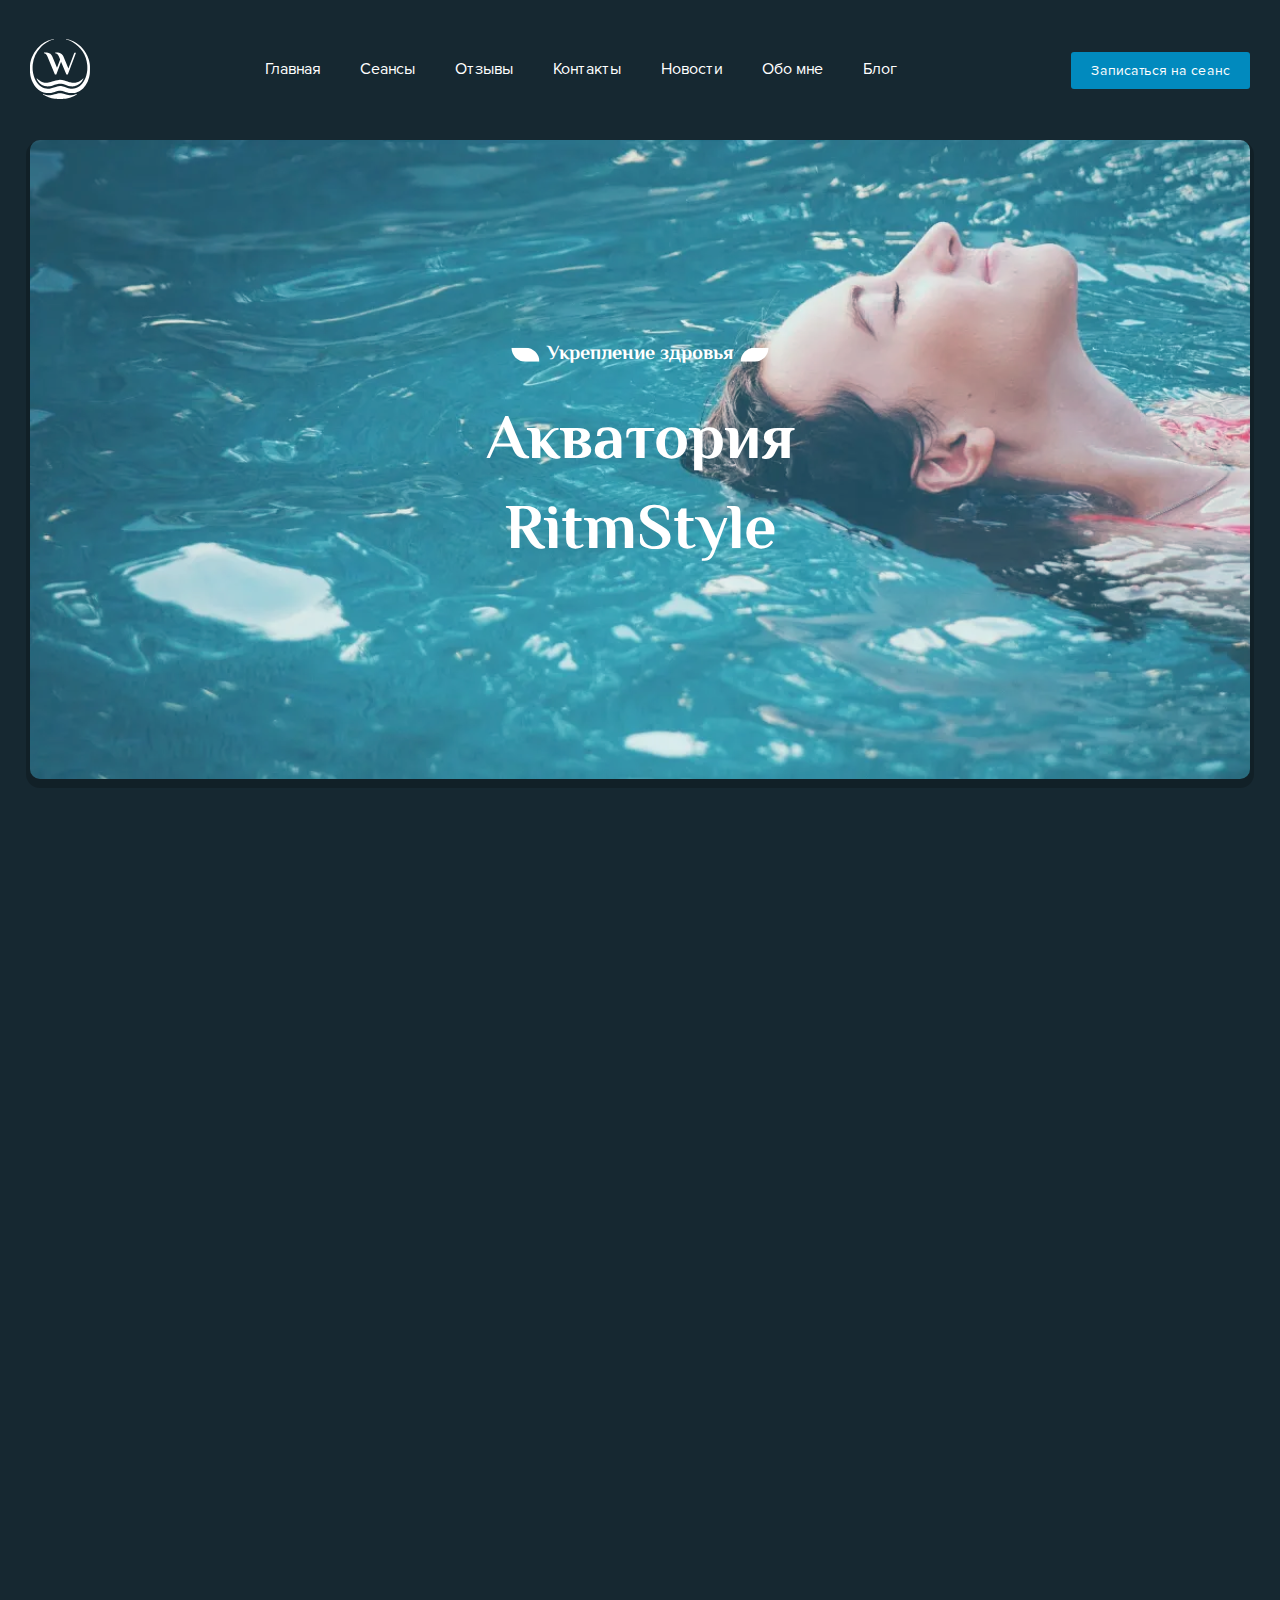
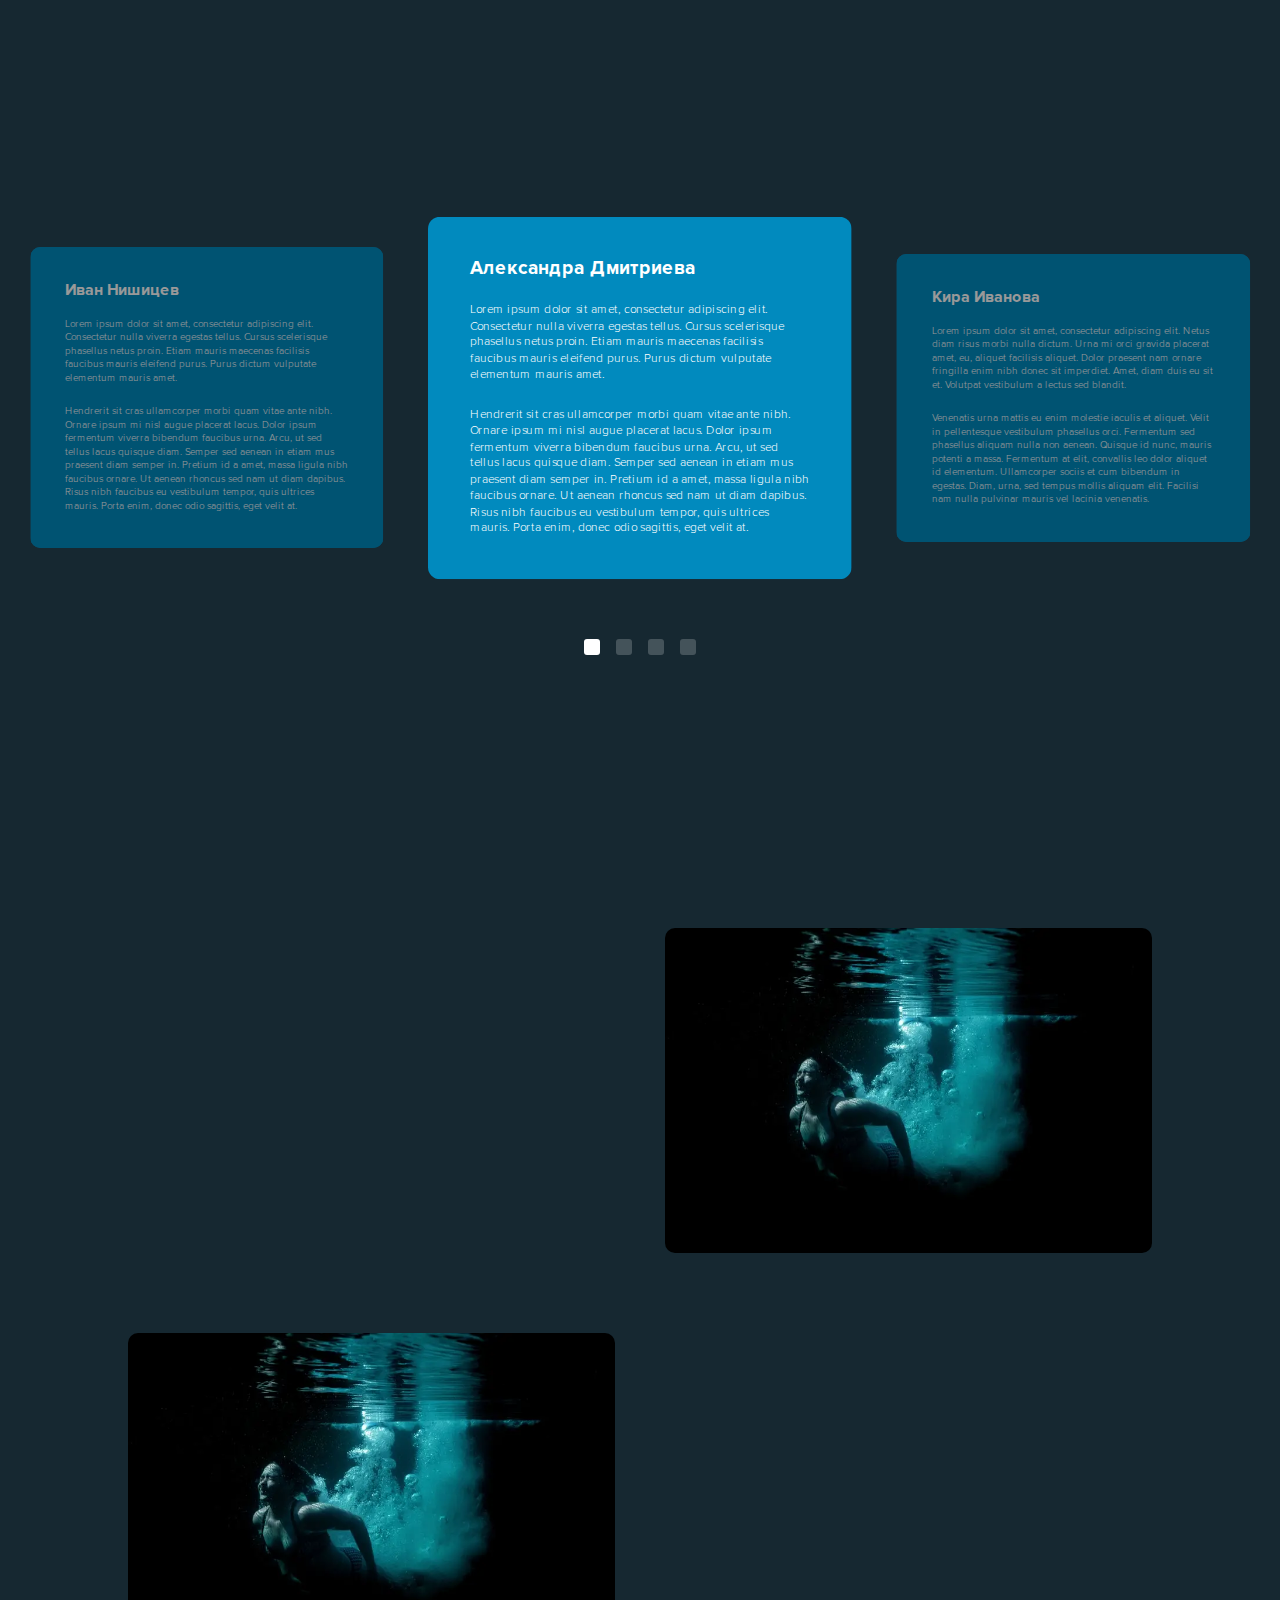
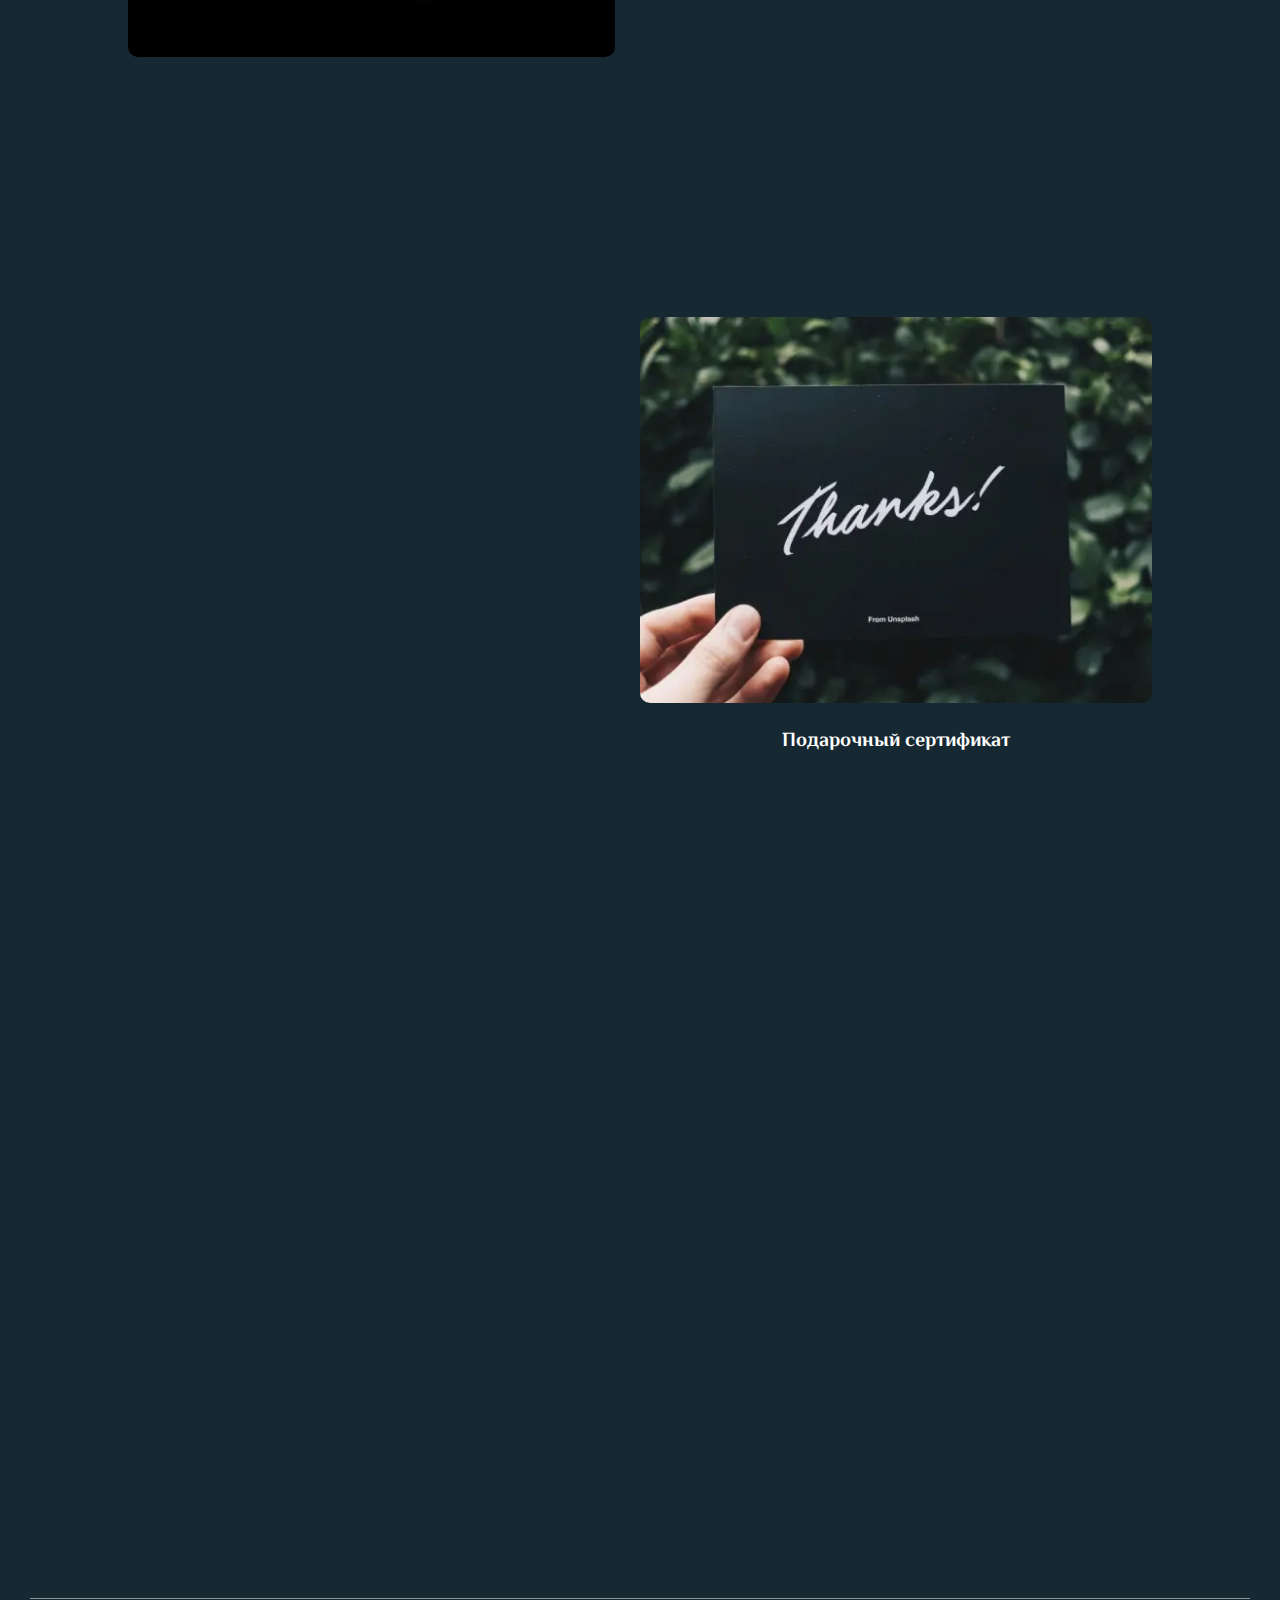
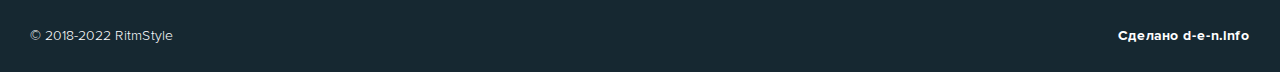
<file: index.html>
<!DOCTYPE html>
<html page="home" lang="en">
<head>
    <meta charset="UTF-8">
    <meta http-equiv="X-UA-Compatible" content="IE=edge">
    <meta name="viewport" content="width=device-width, initial-scale=1.0">
    <link href="https://fonts.googleapis.com/css?family=El+Messiri:regular,500,600,700&_v=20230417121438" rel="stylesheet" />
    <link rel="stylesheet" href="css/style.min.css?_v=20230417121438">
    <link rel="stylesheet" href="css/home/home.min.css?_v=20230417121438">
    <link rel="icon" type="image/png" href="images/site-logo-icon.png">
    <title>Акватерапия</title>
</head>
<body>
    <div class="wrapper">
        <header id="main">
    <menu class="menu">
        <div class="menu__inner container">
                <a href="index.html">
                    <svg class="logo">
                        <use xlink:href="images/svg/site-logo.svg#logo"></use>
                    </svg>
                </a>
            <nav class="menu__inner__nav">
                <a data-goto="#main" class="menu__inner__nav__item text">Главная</a>
                <a data-goto="#services" class="menu__inner__nav__item text">Сеансы</a>
                <a data-goto="#reviews" class="menu__inner__nav__item text">Отзывы</a>
                <a data-goto="#contacts" class="menu__inner__nav__item text">Контакты</a>
                <a href="news.html" class="menu__inner__nav__item text">Новости</a>
                <a data-goto="#about" class="menu__inner__nav__item text">Обо мне</a>
                <a href="blog.html" class="menu__inner__nav__item text">Блог</a>
            </nav>
            <button class="new-menu-button">
                <span class="new-menu-button__line"></span>
                <span class="new-menu-button__line"></span>
                <span class="new-menu-button__line"></span>
            </button>
            <button data-hystmodal="#myModal" class="button pulse">Записаться на сеанс</button>
        </div>
    </menu>

    <div class="first-screen container">
        <div class="first-screen__inner">
            <div data-scroll-anim class="first-screen__inner__text-block">
                <div class="title-block__inner scrollAnim scrollAnimLeft">
                    <svg class="rectangle">
                        <use xlink:href="images/svg/Rectangle.svg#rectangle"></use>
                    </svg>
                    <h1 class="subtitle">Укрепление здровья</h1>
                    <svg class="rectangle">
                        <use xlink:href="images/svg/Rectangle.svg#rectangle"></use>
                    </svg>
                </div>
                <h1 class="first-screen__inner__text-block__title scrollAnim scrollAnimLeft scrollAnimDelay">Акватория RitmStyle</h1>
            </div>
        </div>
    </div>
</header>

<aside class="main-shadow">
    <menu class="new-menu">
        <div class="new-menu__header">
            <button class="new-menu-button open">
                <span class="new-menu-button__line"></span>
                <span class="new-menu-button__line"></span>
                <span class="new-menu-button__line"></span>
            </button>
            <button data-hystmodal="#myModal" class="button pulse">Записаться на сеанс</button>
        </div>

        <ul class="new-menu__navbar">
            <li class="new-menu__navbar__item pulse" data-goto="#main">
                Главная
            </li>
            <li class="new-menu__navbar__item pulse" data-goto="#services">
                Сеансы
            </li>
            <li class="new-menu__navbar__item pulse" data-goto="#reviews">
                Отзывы
            </li>
            <li class="new-menu__navbar__item pulse" data-goto="#contacts">
                Контакты
            </li>
            <a href="news.html" class="new-menu__navbar__item pulse">
                 Новости 
            </a>
            <li class="new-menu__navbar__item pulse" data-goto="#about">
                Обо мне
            </li>
            <a href="blog.html" class="new-menu__navbar__item pulse">
                Блог
            </a>
        </ul>
    </menu>
</aside>
        <section id="services" class="container services">
   <div class="title-block">
            <div data-scroll-anim class="title-block__inner scrollAnim scrollAnimLeft">
                    <svg class="rectangle">
                        <use xlink:href="images/svg/Rectangle.svg#rectangle"></use>
                    </svg>
                    <h1 class="title">Сеансы RitmStyle</h1>
                    <svg class="rectangle">
                        <use xlink:href="images/svg/Rectangle.svg#rectangle"></use>
                    </svg>
            </div>
   </div>

   <div data-scroll-anim class="services__options scrollAnimLadder">
        <div class="services__options__item pulse scrollAnim scrollAnimLeft">
            <p class="subtitle">Стандартный RitmStyle</p>
        </div>
        <div class="services__options__item pulse scrollAnim scrollAnimLeft">
            <p class="subtitle">RitmStyle для пар</p>
        </div>
        <div class="services__options__item pulse scrollAnim scrollAnimLeft">
            <p class="subtitle">RitmStyle для беременных</p>
        </div>
        <div class="services__options__item pulse scrollAnim scrollAnimLeft">
            <p class="subtitle">RitmStyle с полным погружением под воду</p>
        </div>
        <div class="services__options__item pulse scrollAnim scrollAnimLeft">
            <p class="subtitle">RitmStyle + красочная подводная фотосессия</p>
        </div>
   </div>
</section>
        <section id="reviews" class="reviews">
    <div class="title-block container">
        <div data-scroll-anim class="title-block__inner scrollAnim scrollAnimLeft">
            <svg class="rectangle">
                <use xlink:href="images/svg/Rectangle.svg#rectangle"></use>
            </svg>
            <h1 class="title">Отзывы</h1>
            <svg class="rectangle">
                <use xlink:href="images/svg/Rectangle.svg#rectangle"></use>
            </svg>
        </div>
   </div>

   <div class="swiper-container slider">
            <div class="swiper-wrapper">
                <div class="swiper-slide">
                    <div class="swiper-slide__inner">
                        <h1 class="subtitle-proxima">Александра Дмитриева</h1>
                        <p class="text">
                            Lorem ipsum dolor sit amet, consectetur adipiscing elit. Consectetur nulla viverra egestas tellus.
                            Cursus scelerisque phasellus netus proin. Etiam mauris maecenas facilisis faucibus mauris eleifend purus. Purus
                            dictum vulputate elementum mauris amet.
                        </p>
                        <p class="text">
                            Hendrerit sit cras ullamcorper morbi quam vitae ante nibh. Ornare ipsum mi nisl augue placerat lacus.
                            Dolor ipsum fermentum viverra bibendum faucibus urna. Arcu, ut sed tellus lacus quisque diam. Semper sed aenean in
                            etiam mus praesent diam semper in. Pretium id a amet, massa ligula nibh faucibus ornare. Ut aenean rhoncus sed nam
                            ut diam dapibus. Risus nibh faucibus eu vestibulum tempor, quis ultrices mauris. Porta enim, donec odio sagittis,
                            eget velit at.
                        </p>
                    </div>
                </div>
                <div class="swiper-slide">
                    <div class="swiper-slide__inner">
                        <h1 class="subtitle-proxima">Кира Иванова</h1>
                        <p class="text">
                            Lorem ipsum dolor sit amet, consectetur adipiscing elit. Netus diam risus morbi nulla dictum. Urna mi
                            orci gravida placerat amet, eu, aliquet facilisis aliquet. Dolor praesent nam ornare fringilla enim nibh donec sit
                            imperdiet. Amet, diam duis eu sit et. Volutpat vestibulum a lectus sed blandit.
                        </p>
                        <p class="text">
                            Venenatis urna mattis eu enim molestie iaculis et aliquet. Velit in pellentesque vestibulum phasellus
                            orci. Fermentum sed phasellus aliquam nulla non aenean. Quisque id nunc, mauris potenti a massa. Fermentum at elit,
                            convallis leo dolor aliquet id elementum. Ullamcorper sociis et cum bibendum in egestas. Diam, urna, sed tempus
                            mollis aliquam elit. Facilisi nam nulla pulvinar mauris vel lacinia venenatis.
                        </p>
                    </div>
                </div>
                <div class="swiper-slide">
                    <div class="swiper-slide__inner">
                        <h1 class="subtitle-proxima">Яна Жернова</h1>
                        <p class="text">
                            Lorem ipsum dolor sit amet, consectetur adipiscing elit. Lacinia eget mattis orci aliquam enim tincidunt
                            gravida aliquet ut. Ipsum vulputate morbi felis, lobortis tincidunt. Pretium dictum odio feugiat auctor diam sit
                            viverra gravida. Lobortis arcu rhoncus, mi mi vitae feugiat amet, vitae ac. Cursus diam turpis iaculis nisi sit. Vel
                            blandit et sit elit vestibulum feugiat proin tempor, justo. Diam commodo, pellentesque at porttitor tristique
                            faucibus faucibus morbi. Bibendum pretium lacus, tempus viverra vitae odio nunc eget.
                        </p>
                        <p class="text">
                            Tortor fermentum orci neque sed. Mauris faucibus diam lorem erat ullamcorper donec egestas neque.
                            Maecenas malesuada mauris magnis sed id. Luctus vitae justo, in consectetur arcu. Nulla feugiat at eu in aliquet.
                            Diam nunc, libero mauris tellus suspendisse morbi sagittis semper.
                        </p>
                    </div>
                </div>
                <div class="swiper-slide">
                    <div class="swiper-slide__inner">
                        <h1 class="subtitle-proxima">Иван Нишицев</h1>
                        <p class="text">
                            Lorem ipsum dolor sit amet, consectetur adipiscing elit. Consectetur nulla viverra egestas tellus.
                            Cursus scelerisque phasellus netus proin. Etiam mauris maecenas facilisis faucibus mauris eleifend purus. Purus
                            dictum vulputate elementum mauris amet.
                        </p>
                        <p class="text">
                            Hendrerit sit cras ullamcorper morbi quam vitae ante nibh. Ornare ipsum mi nisl augue placerat lacus.
                            Dolor ipsum fermentum viverra bibendum faucibus urna. Arcu, ut sed tellus lacus quisque diam. Semper sed aenean in
                            etiam mus praesent diam semper in. Pretium id a amet, massa ligula nibh faucibus ornare. Ut aenean rhoncus sed nam
                            ut diam dapibus. Risus nibh faucibus eu vestibulum tempor, quis ultrices mauris. Porta enim, donec odio sagittis,
                            eget velit at.
                        </p>
                    </div>
                </div>
            </div>
        <div class="swiper-pagination">

        </div>
   </div>
</section>
        <div class="container">
            <section id="about" class="about-RitmStyle">
    <div class="title-block container">
        <div data-scroll-anim class="title-block__inner scrollAnim scrollAnimLeft">
            <svg class="rectangle">
                <use xlink:href="images/svg/Rectangle.svg#rectangle"></use>
            </svg>
            <h1 class="title">Об RitmStyle</h1>
            <svg class="rectangle">
                <use xlink:href="images/svg/Rectangle.svg#rectangle"></use>
            </svg>
        </div>
   </div>

    <div class="about-grid">
        <div class="about-grid__item">
            <div data-scroll-anim class="about-grid__item__inner scrollAnim scrollAnimLeft">
                <h1 class="subtitle">RitmStyle массаж</h1>
                <p class="text">
                    Lorem ipsum dolor sit amet, consectetur adipiscing elit. Donec in purus, sed tellus eget mattis nibh
                    quam. Eu ornare nunc, id est. Erat consectetur etiam a sit diam in imperdiet amet. Diam nisl, ipsum suscipit amet.
                    Eleifend amet habitasse proin quis adipiscing.
                    Nisl convallis mauris in consequat. Sit ac vitae posuere maecenas dictumst quam. Felis amet diam, non augue massa.
                    Egestas molestie lobortis rhoncus, elit nulla nisl. Habitant tortor at tempor.
                </p>
            </div>
        </div>
        <div class="about-grid__item">
            <picture><source srcset="images/main2.webp" type="image/webp"><img src="images/main2.jpg" alt=""></picture>
        </div>
        <div class="about-grid__item">
            <picture><source srcset="images/main2.webp" type="image/webp"><img src="images/main2.jpg" alt=""></picture>
        </div>
        <div class="about-grid__item">
            <div data-scroll-anim class="about-grid__item__inner scrollAnim scrollAnimRight">
                <h1 class="subtitle">RitmStyle гидротерапия</h1>
                <p class="text">
                    Lorem ipsum dolor sit amet, consectetur adipiscing elit. Arcu cras quis ac a non ut viverra turpis eget.
                    Hendrerit quis pulvinar massa ipsum sem. Donec posuere nulla enim non neque etiam. Eros arcu, pulvinar penatibus
                    luctus ridiculus sagittis vel nunc hac. Nisi, diam tincidunt dui viverra. Eget quis ultricies sem nunc risus
                    senectus luctus ultricies. Enim feugiat pharetra pharetra et.
                </p>
                <p class="text">
                    Pulvinar arcu at morbi posuere cursus. Fermentum est sit enim velit ornare molestie. Ipsum nisi id sed tempor
                    elementum. Mi nunc eget pellentesque ipsum. Suspendisse risus a id vel massa tincidunt. Hendrerit blandit in augue
                    vel mi quam magna egestas. Fringilla ac lacus viverra ullamcorper leo, enim vitae id aliquam. Magna sed tristique
                    tellus enim, netus tempor at elit dui. Ullamcorper hendrerit feugiat libero tellus diam egestas dui tellus odio.
                </p>
            </div>
        </div>
    </div>
</section>


<section class="price">
    <div class="title-block container">
        <div data-scroll-anim class="title-block__inner scrollAnim scrollAnimLeft">
            <svg class="rectangle">
                <use xlink:href="images/svg/Rectangle.svg#rectangle"></use>
            </svg>
            <h1 class="title">Стоимость сеансов</h1>
            <svg class="rectangle">
                <use xlink:href="images/svg/Rectangle.svg#rectangle"></use>
            </svg>
        </div>
   </div>

    <div class="price__box">
        <div class="price__box__item">
            <ul data-scroll-anim class="price__box__item__description scrollAnimLadder">
                <li class="scrollAnim scrollAnimLeft">
                    <svg class="rectangle">
                        <use xlink:href="images/svg/Rectangle.svg#rectangle"></use>
                    </svg>
                    <p class="text">RitmStyle с погружением</p>
                    <p class="text">1000р.</p>
                </li>
                <li class="scrollAnim scrollAnimLeft">
                    <svg class="rectangle">
                        <use xlink:href="images/svg/Rectangle.svg#rectangle"></use>
                    </svg>
                    <p class="text">Абонемент на RitmStyle</p>
                    <p class="text">5500р.</p>
                </li>
                <li class="scrollAnim scrollAnimLeft">
                    <svg class="rectangle">
                        <use xlink:href="images/svg/Rectangle.svg#rectangle"></use>
                    </svg>
                    <p class="text">RitmStyle для пар</p>
                    <p class="text">6000р.</p>
                </li>
                <li class="scrollAnim scrollAnimLeft">
                    <svg class="rectangle">
                        <use xlink:href="images/svg/Rectangle.svg#rectangle"></use>
                    </svg>
                    <p class="text">RitmStyle для беременных</p>
                    <p class="text">13500р.</p>
                </li>
                <li class="scrollAnim scrollAnimLeft">
                    <svg class="rectangle">
                        <use xlink:href="images/svg/Rectangle.svg#rectangle"></use>
                    </svg>
                    <p class="text">RitmStyle + фотосессия</p>
                    <p class="text">11500р.</p>
                </li>
            </ul>
        </div>

        <div class="price__box__item">
            <picture><source srcset="images/main3.webp" type="image/webp"><img src="images/main3.png" alt=""></picture>
            <p class="subtitle">Подарочный сертификат</p>
        </div>
    </div>
</section>
        </div>
        <section id="contacts" class="contacts container">
    <div data-scroll-anim class="contacts__grid">
        <div class="contacts__grid__map scrollAnim scrollAnimLeft">
            <picture><source srcset="images/maps.webp" type="image/webp"><img src="images/maps.png" alt=""></picture>
        </div>
        <div class="contacts__grid__location scrollAnim scrollAnimRight">
            <h1 class="subtitle">Бассейн WorkClass</h1>
            <ul class="contacts__grid__location__adress">
                <li class="text">
                    <span class="icon-location"></span>
                    <p>Невский 140</p>
                </li>
                <li class="text">
                    <span class="icon-Spb_metro_logo"></span>
                    <p>м. Спасская</p>
                </li>
                <li class="text">
                    <span class="icon-bi_calendar"></span>
                    <p>Запись по договорённости</p>
                </li>
            </ul>
            <button data-hystmodal="#myModal" class="button pulse">Записаться на сеанс</button>
        </div>
        <div class="contacts__grid__location scrollAnim scrollAnimRight">
            <h1 class="subtitle">Бассейн "На Гороховой"</h1>
            <ul class="contacts__grid__location__adress">
                <li class="text">
                    <span class="icon-location"></span>
                    <p>3-й проезд Иванова</p>
                </li>
                <li class="text">
                    <span class="icon-Spb_metro_logo"></span>
                    <p>м. Крестовский остров</p>
                </li>
                <li class="text">
                    <span class="icon-bi_calendar"></span>
                    <p>Запись по договорённости</p>
                </li>
            </ul>
            <button data-hystmodal="#myModal" class="button pulse">Записаться на сеанс</button>
        </div>
    </div>
</section>
        <footer class="container">
    <div class="footer__inner">
        <address class="text">© 2018-2022 RitmStyle</address>
        <address class="text">Сделано d-e-n.info</address>
    </div>
</footer>
        <div class="hystmodal" id="myModal" aria-hidden="true">
            <div class="hystmodal__wrap">
                <div class="hystmodal__window" role="dialog" aria-modal="true">
                    <form action="deploy.php" role="debloy" method="post">
                        <input class="subtitle form-item" type="text" placeholder="Login" name="Login">
                            <p class="standartVal-message"><span>Разрешены:цифры,латинские буквы.</span><span>Количество символов должно быть от 5 до 10.</span></p>

                        <input class="subtitle form-item" type="email" placeholder="Email" name="email">
                            <p class="emailVal-message">Неверная почта</p>

                        <input class="subtitle form-item" type="password" placeholder="Password" name="password">
                            <p class="standartVal-message"><span>Разрешены:цифры,латинские буквы.</span><span>Количество символов должно быть от 5 до 10.</span></p>

                        <div class="password-checkbox"><input id="checkb" type="checkbox"><label for="checkb">показать пароль</label></div>
                        <button class="wave-button">
                            <span class="wave-button__text">Отправить заявку</span>
                            <span class="wave-button__waves"></span>
                        </button>
                    </form>
                    <button data-hystclose class="hystmodal__close"></button>            
                </div>
            </div>
        </div>
    </div>
    <script src="js/swiper-bundle.min.js?_v=20230417121438"></script>
    <script src="js/hystmodal.min.js?_v=20230417121438"></script>
    <script src="js/app.min.js?_v=20230417121438"></script>
</body>
</html>
</file>
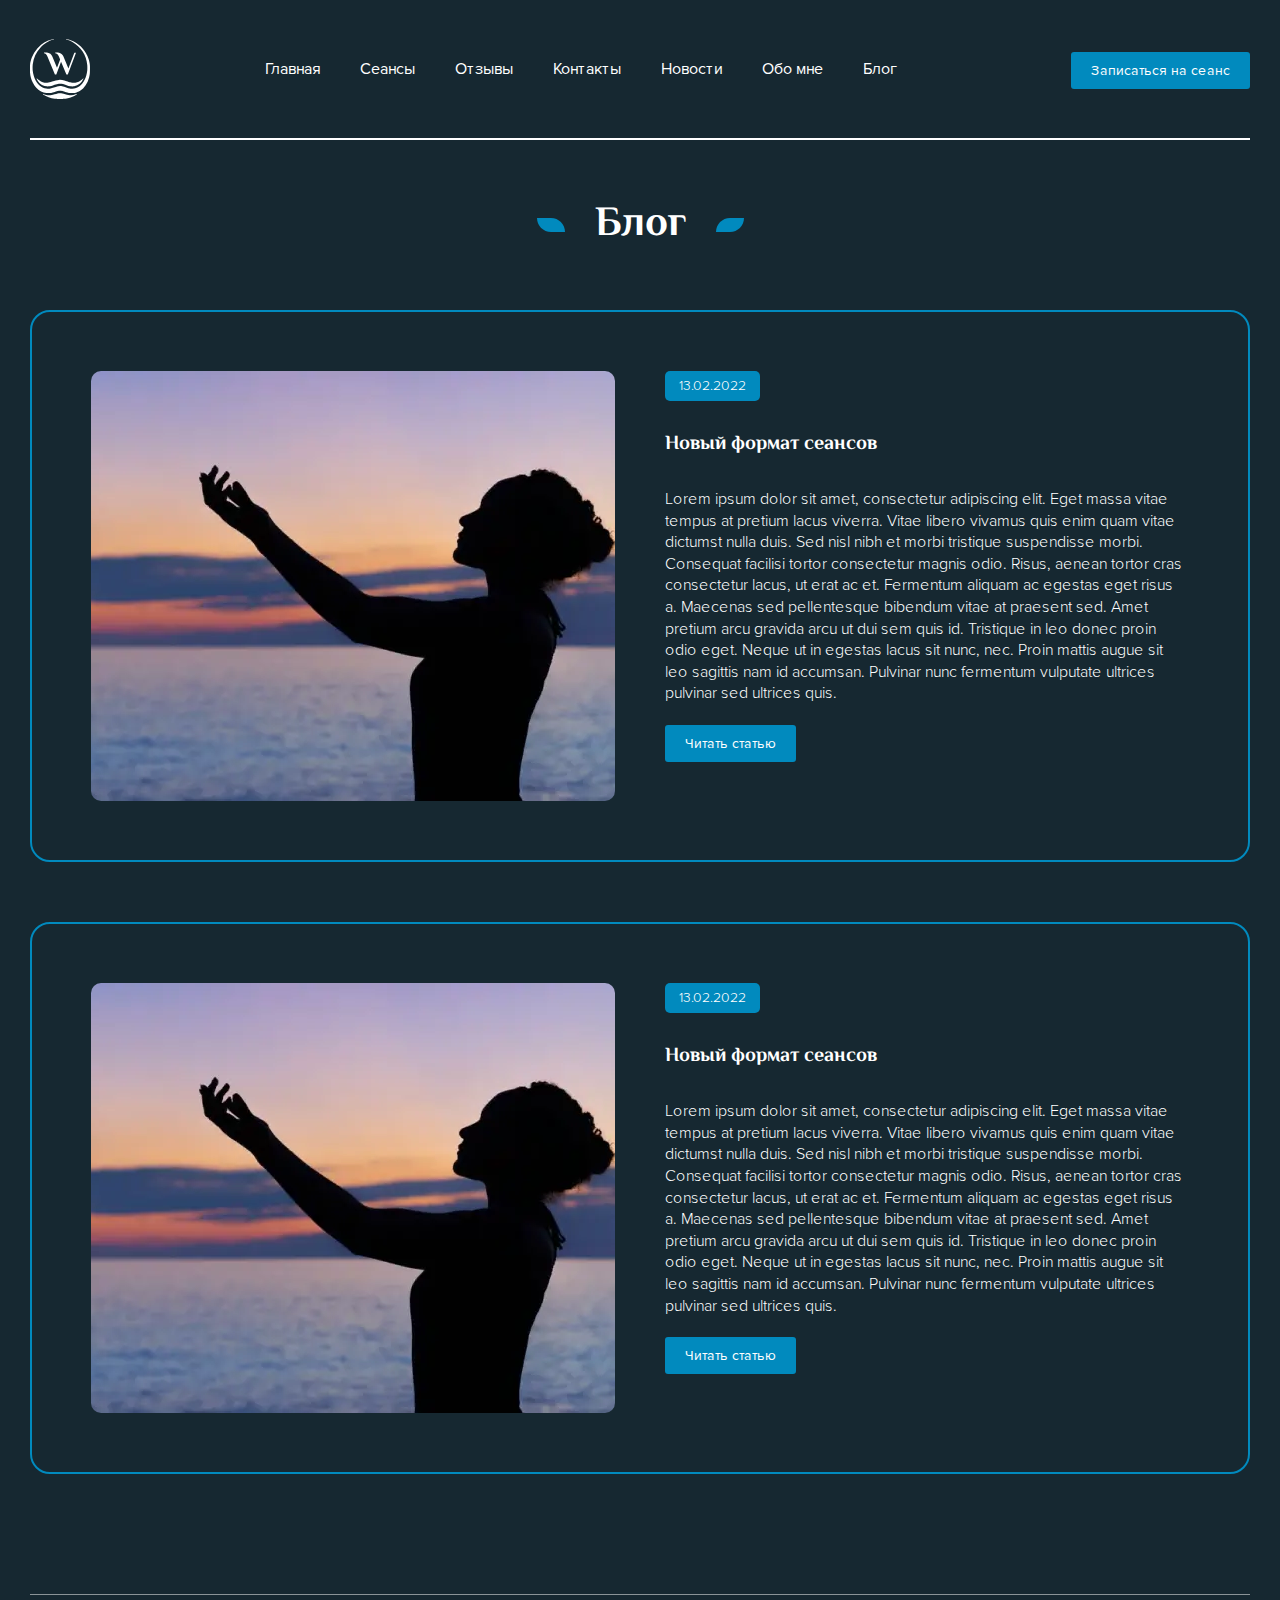
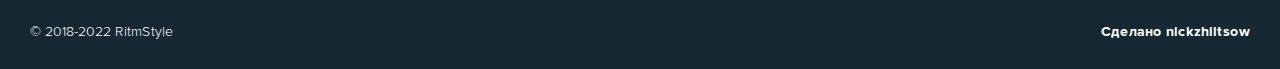
<file: blog.html>
<!DOCTYPE html>
<html page="blog" lang="en">
<head>
    <meta charset="UTF-8">
    <meta http-equiv="X-UA-Compatible" content="IE=edge">
    <meta name="viewport" content="width=device-width, initial-scale=1.0">
    <link href="https://fonts.googleapis.com/css?family=El+Messiri:regular,500,600,700&_v=20230417121438" rel="stylesheet" />
    <link rel="stylesheet" href="css/style.min.css?_v=20230417121438">
    <link rel="stylesheet" href="css/blog/blog.min.css?_v=20230417121438">
    <link rel="icon" type="image/png" href="images/site-logo-icon.png">
    <title>Блог</title>
</head>
<body>
    <header>
        <menu class="menu">
            <div class="menu__inner container">
                    <a href="index.html">
                        <svg class="logo">
                            <use xlink:href="images/svg/site-logo.svg#logo"></use>
                        </svg>
                    </a>
                <nav class="menu__inner__nav">
                    <a href="index.html?scrollTo=main" class="menu__inner__nav__item text">Главная</a>
                    <a href="index.html?scrollTo=services" class="menu__inner__nav__item text">Сеансы</a>
                    <a href="index.html?scrollTo=reviews" class="menu__inner__nav__item text">Отзывы</a>
                    <a href="index.html?scrollTo=contacts" class="menu__inner__nav__item text">Контакты</a>
                    <a href="news.html" class="menu__inner__nav__item text">Новости</a>
                    <a href="index.html?scrollTo=about" class="menu__inner__nav__item text">Обо мне</a>
                    <a href="blog.html" class="menu__inner__nav__item text">Блог</a>
                </nav>
                <button class="new-menu-button">
                    <span class="new-menu-button__line"></span>
                    <span class="new-menu-button__line"></span>
                    <span class="new-menu-button__line"></span>
                </button>
                <button data-hystmodal="#myModal" class="button pulse">Записаться на сеанс</button>
            </div>
        </menu>
    </header>

    <aside class="main-shadow">
        <menu class="new-menu">
            <div class="new-menu__header">
                <button class="new-menu-button open">
                    <span class="new-menu-button__line"></span>
                    <span class="new-menu-button__line"></span>
                    <span class="new-menu-button__line"></span>
                </button>
                <button data-hystmodal="#myModal" class="button pulse">Записаться на сеанс</button>
            </div>
    
            <nav class="new-menu__navbar">
                <a href="index.html?scrollTo=main" class="new-menu__navbar__item pulse">
                    Главная
                </a>
                <a href="index.html?scrollTo=services" class="new-menu__navbar__item pulse">
                    Сеансы
                </a>
                <a href="index.html?scrollTo=reviews" class="new-menu__navbar__item pulse">
                    Отзывы
                </a>
                <a href="index.html?scrollTo=contacts" class="new-menu__navbar__item pulse">
                    Контакты
                </a>
                <a href="news.html" class="new-menu__navbar__item pulse">
                     Новости 
                </a>
                <a href="index.html?scrollTo=about" class="new-menu__navbar__item pulse">
                    Обо мне
                </a>
                <a href="blog.html" class="new-menu__navbar__item pulse">
                    Блог
                </a>
            </nav>
        </menu>
    </aside>

    <section class="container section">
        <div class="title-block">
                 <div data-scroll-anim class="title-block__inner scrollAnim scrollAnimLeft">
                         <svg class="rectangle">
                             <use xlink:href="images/svg/Rectangle.svg#rectangle"></use>
                         </svg>
                         <h1 class="title">Блог</h1>
                         <svg class="rectangle">
                             <use xlink:href="images/svg/Rectangle.svg#rectangle"></use>
                         </svg>
                 </div>
        </div>

        <article class="post">
            <div class="post__image">
                <picture><source srcset="images/blog-image-copy.webp" type="image/webp"><img src="images/blog-image-copy.png" alt=""></picture>
            </div>

            <div class="post__block">
                <div class="post__block__inner">
                    <time class="text">13.02.2022</time>
                    <h1 class="subtitle">Новый формат сеансов<time class="text">13.02.2022</time></h1>
                    <p class="text">
                        Lorem ipsum dolor sit amet, consectetur adipiscing elit. Eget massa vitae tempus at pretium lacus
                        viverra. Vitae libero vivamus quis enim quam vitae dictumst nulla duis. Sed nisl nibh et morbi tristique suspendisse
                        morbi. Consequat facilisi tortor consectetur magnis odio. Risus, aenean tortor cras consectetur lacus, ut erat ac
                        et. Fermentum aliquam ac egestas eget risus a. Maecenas sed pellentesque bibendum vitae at praesent sed. Amet
                        pretium arcu gravida arcu ut dui sem quis id. Tristique in leo donec proin odio eget. Neque ut in egestas lacus sit
                        nunc, nec. Proin mattis augue sit leo sagittis nam id accumsan. Pulvinar nunc fermentum vulputate ultrices pulvinar
                        sed ultrices quis.
                    </p>
                    <button class="button pulse">
                        Читать статью
                    </button>
                </div>
            </div>
        </article>

        <article class="post">
            <div class="post__image">
                <picture><source srcset="images/blog-image-copy.webp" type="image/webp"><img src="images/blog-image-copy.png" alt=""></picture>
            </div>

            <div class="post__block">
                <div class="post__block__inner">
                    <time class="text">13.02.2022</time>
                    <h1 class="subtitle">Новый формат сеансов<time class="text">13.02.2022</time></h1>
                    <p class="text">
                        Lorem ipsum dolor sit amet, consectetur adipiscing elit. Eget massa vitae tempus at pretium lacus
                        viverra. Vitae libero vivamus quis enim quam vitae dictumst nulla duis. Sed nisl nibh et morbi tristique suspendisse
                        morbi. Consequat facilisi tortor consectetur magnis odio. Risus, aenean tortor cras consectetur lacus, ut erat ac
                        et. Fermentum aliquam ac egestas eget risus a. Maecenas sed pellentesque bibendum vitae at praesent sed. Amet
                        pretium arcu gravida arcu ut dui sem quis id. Tristique in leo donec proin odio eget. Neque ut in egestas lacus sit
                        nunc, nec. Proin mattis augue sit leo sagittis nam id accumsan. Pulvinar nunc fermentum vulputate ultrices pulvinar
                        sed ultrices quis.
                    </p>
                    <button class="button pulse">
                        Читать статью
                    </button>
                </div>
            </div>
        </article>
    </section>

    <footer class="container">
        <div class="footer__inner">
            <address class="text">© 2018-2022 RitmStyle</address>
            <address class="text">Сделано nickzhiltsow</address>
        </div>
    </footer>

    <div class="hystmodal" id="myModal" aria-hidden="true">
        <div class="hystmodal__wrap">
            <div class="hystmodal__window" role="dialog" aria-modal="true">
                <form action="deploy.php" role="debloy" method="post">
                    <input class="subtitle form-item" type="text" placeholder="Login" name="Login">
                        <p class="standartVal-message"><span>Разрешены:цифры,латинские буквы.</span><span>Количество символов должно быть от 5 до 10.</span></p>

                    <input class="subtitle form-item" type="email" placeholder="Email" name="email">
                        <p class="emailVal-message">Неверная почта</p>

                    <input class="subtitle form-item" type="password" placeholder="Password" name="password">
                        <p class="standartVal-message"><span>Разрешены:цифры,латинские буквы.</span><span>Количество символов должно быть от 5 до 10.</span></p>

                    <div class="password-checkbox"><input id="checkb" type="checkbox"><label for="checkb">показать пароль</label></div>
                    <button class="wave-button">
                        <span class="wave-button__text">Отправить заявку</span>
                        <span class="wave-button__waves"></span>
                    </button>
                </form>
                <button data-hystclose class="hystmodal__close"></button>                
            </div>
        </div>
    </div>
    <script src="js/hystmodal.min.js?_v=20230417121438"></script>
    <script src="js/app.min.js?_v=20230417121438"></script>
</body>
</html>
</file>
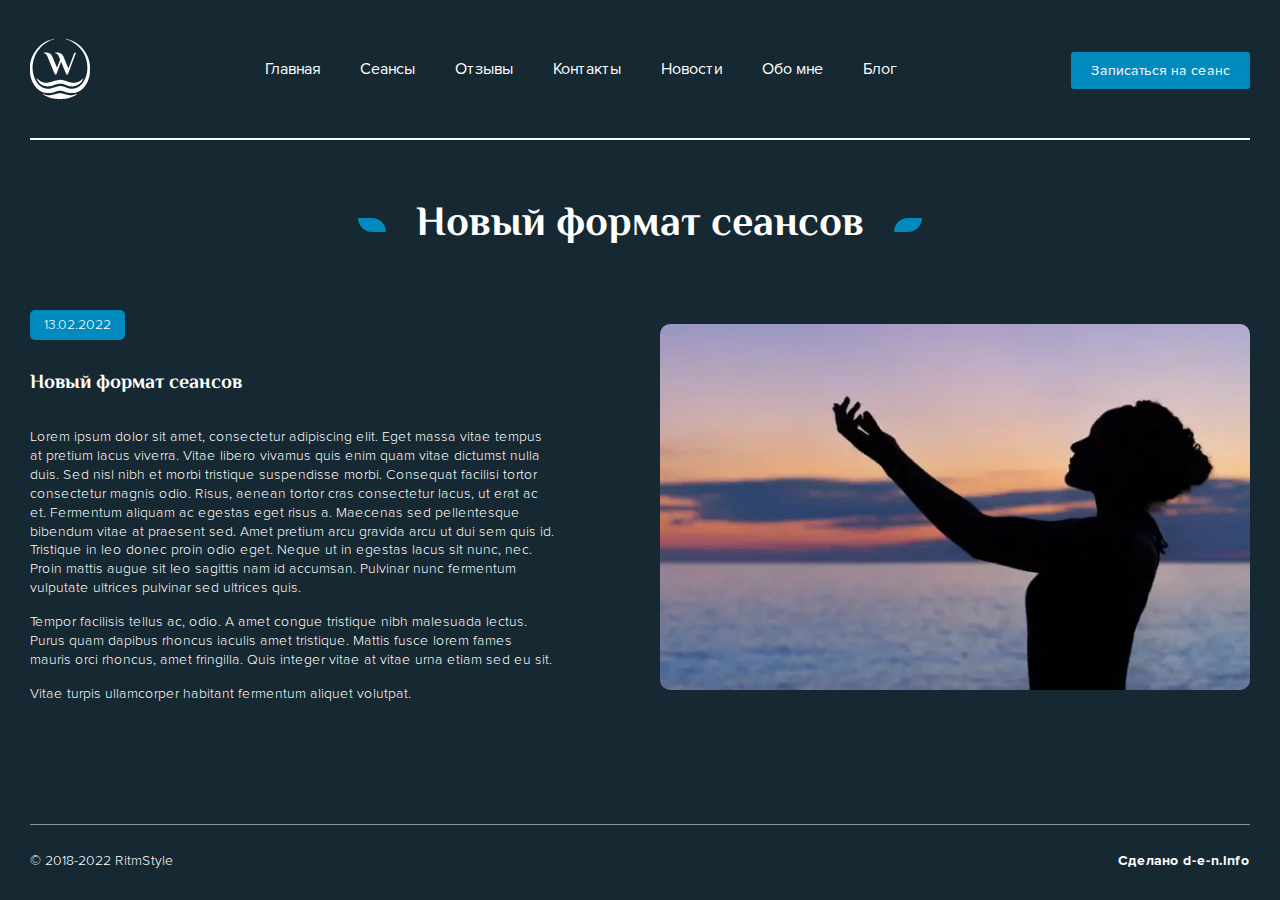
<file: new-format.html>
<!DOCTYPE html>
<html page="new-format" lang="en">
<head>
    <meta charset="UTF-8">
    <meta http-equiv="X-UA-Compatible" content="IE=edge">
    <meta name="viewport" content="width=device-width, initial-scale=1.0">
    <link href="https://fonts.googleapis.com/css?family=El+Messiri:regular,500,600,700&_v=20230417121438" rel="stylesheet" />
    <link rel="stylesheet" href="css/style.min.css?_v=20230417121438">
    <link rel="stylesheet" href="css/new-format/new-format.min.css?_v=20230417121438">
    <link rel="icon" type="image/png" href="images/site-logo-icon.png">
    <title>Новый формат</title>
</head>
<body>
    <header>
        <menu class="menu">
            <div class="menu__inner container">
                    <a href="index.html">
                        <svg class="logo">
                            <use xlink:href="images/svg/site-logo.svg#logo"></use>
                        </svg>
                    </a>
                <nav class="menu__inner__nav">
                    <a href="index.html?scrollTo=main" class="menu__inner__nav__item text">Главная</a>
                    <a href="index.html?scrollTo=services" class="menu__inner__nav__item text">Сеансы</a>
                    <a href="index.html?scrollTo=reviews" class="menu__inner__nav__item text">Отзывы</a>
                    <a href="index.html?scrollTo=contacts" class="menu__inner__nav__item text">Контакты</a>
                    <a href="news.html" class="menu__inner__nav__item text">Новости</a>
                    <a href="index.html?scrollTo=about" class="menu__inner__nav__item text">Обо мне</a>
                    <a href="blog.html" class="menu__inner__nav__item text">Блог</a>
                </nav>
                <button class="new-menu-button">
                    <span class="new-menu-button__line"></span>
                    <span class="new-menu-button__line"></span>
                    <span class="new-menu-button__line"></span>
                </button>
                <button data-hystmodal="#myModal" class="button pulse">Записаться на сеанс</button>
            </div>
        </menu>
    </header>

    <aside class="main-shadow">
        <menu class="new-menu">
            <div class="new-menu__header">
                <button class="new-menu-button open">
                    <span class="new-menu-button__line"></span>
                    <span class="new-menu-button__line"></span>
                    <span class="new-menu-button__line"></span>
                </button>
                <button data-hystmodal="#myModal" class="button pulse">Записаться на сеанс</button>
            </div>
    
            <nav class="new-menu__navbar">
                <a href="index.html?scrollTo=main" class="new-menu__navbar__item pulse">
                    Главная
                </a>
                <a href="index.html?scrollTo=services" class="new-menu__navbar__item pulse">
                    Сеансы
                </a>
                <a href="index.html?scrollTo=reviews" class="new-menu__navbar__item pulse">
                    Отзывы
                </a>
                <a href="index.html?scrollTo=contacts" class="new-menu__navbar__item pulse">
                    Контакты
                </a>
                <a href="news.html" class="new-menu__navbar__item pulse">
                     Новости 
                </a>
                <a href="index.html?scrollTo=about" class="new-menu__navbar__item pulse">
                    Обо мне
                </a>
                <a href="blog.html" class="new-menu__navbar__item pulse">
                    Блог
                </a>
            </nav>
        </menu>
    </aside>

    <section class="container section">
        <div class="title-block">
                 <div data-scroll-anim class="title-block__inner scrollAnim scrollAnimLeft">
                         <svg class="rectangle">
                             <use xlink:href="images/svg/Rectangle.svg#rectangle"></use>
                         </svg>
                         <h1 class="title">Новый формат сеансов</h1>
                         <svg class="rectangle">
                             <use xlink:href="images/svg/Rectangle.svg#rectangle"></use>
                         </svg>
                 </div>
        </div>
     
        <div class="post">
            <div class="post__block">
                <div class="post__block__inner">
                    <time class="text">13.02.2022</time>
                    <h1 class="subtitle">Новый формат сеансов<time class="text">13.02.2022</time></h1>
                    <p class="text">
                        Lorem ipsum dolor sit amet, consectetur adipiscing elit. Eget massa vitae tempus at pretium lacus
                        viverra. Vitae libero vivamus quis enim quam vitae dictumst nulla duis. Sed nisl nibh et morbi tristique suspendisse
                        morbi. Consequat facilisi tortor consectetur magnis odio. Risus, aenean tortor cras consectetur lacus, ut erat ac
                        et. Fermentum aliquam ac egestas eget risus a. Maecenas sed pellentesque bibendum vitae at praesent sed. Amet
                        pretium arcu gravida arcu ut dui sem quis id. Tristique in leo donec proin odio eget. Neque ut in egestas lacus sit
                        nunc, nec. Proin mattis augue sit leo sagittis nam id accumsan. Pulvinar nunc fermentum vulputate ultrices pulvinar
                        sed ultrices quis.
                    </p>
                    <p class="text">
                        Tempor facilisis tellus ac, odio. A amet congue tristique nibh malesuada lectus. Purus quam dapibus
                        rhoncus iaculis amet tristique. Mattis fusce lorem fames mauris orci rhoncus, amet fringilla. Quis integer vitae at
                        vitae urna etiam sed eu sit.
                    </p>
                    <p class="text">Vitae turpis ullamcorper habitant fermentum aliquet volutpat.</p>
                </div>
            </div>

            <div class="post__block">
                <picture><source srcset="images/blog-image.webp" type="image/webp"><img src="images/blog-image.png" alt=""></picture>
            </div>
        </div>
     </section>

    <footer class="container">
        <div class="footer__inner">
            <address class="text">© 2018-2022 RitmStyle</address>
            <address class="text">Сделано d-e-n.info</address>
        </div>
    </footer>

    <div class="hystmodal" id="myModal" aria-hidden="true">
        <div class="hystmodal__wrap">
            <div class="hystmodal__window" role="dialog" aria-modal="true">
                <form action="deploy.php" role="debloy" method="post">
                    <input class="subtitle form-item" type="text" placeholder="Login" name="Login">
                        <p class="standartVal-message"><span>Разрешены:цифры,латинские буквы.</span><span>Количество символов должно быть от 5 до 10.</span></p>

                    <input class="subtitle form-item" type="email" placeholder="Email" name="email">
                        <p class="emailVal-message">Неверная почта</p>

                    <input class="subtitle form-item" type="password" placeholder="Password" name="password">
                        <p class="standartVal-message"><span>Разрешены:цифры,латинские буквы.</span><span>Количество символов должно быть от 5 до 10.</span></p>

                    <div class="password-checkbox"><input id="checkb" type="checkbox"><label for="checkb">показать пароль</label></div>
                    <button class="wave-button">
                        <span class="wave-button__text">Отправить заявку</span>
                        <span class="wave-button__waves"></span>
                    </button>
                </form>
                <button data-hystclose class="hystmodal__close"></button>                
            </div>
        </div>
    </div>
    <script src="js/hystmodal.min.js?_v=20230417121438"></script>
    <script src="js/app.min.js?_v=20230417121438"></script>
</body>
</html>
</file>
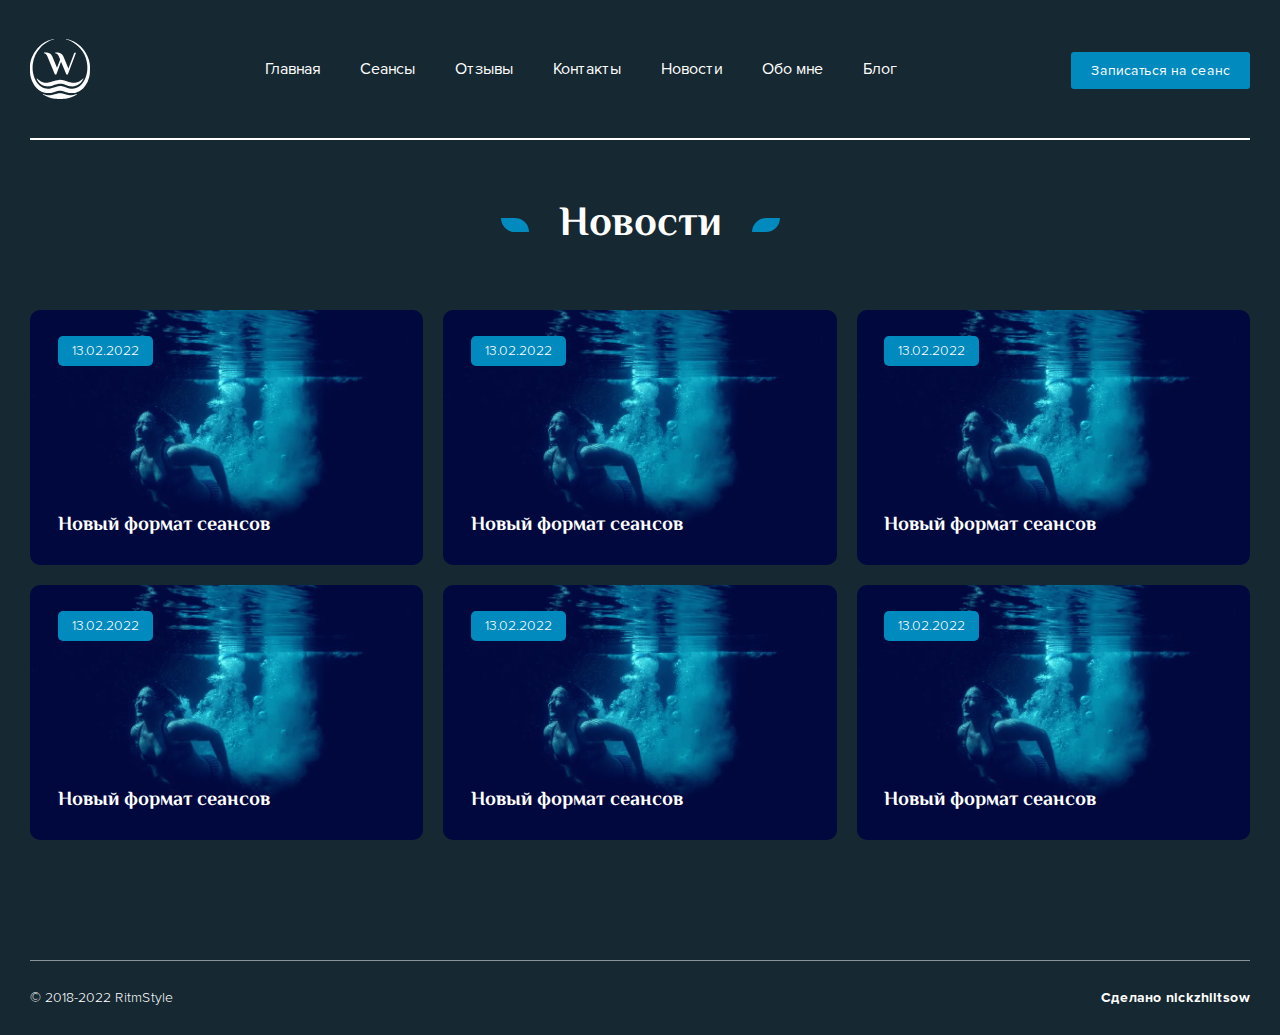
<file: news.html>
<!DOCTYPE html>
<html page="news" lang="en">
<head>
    <meta charset="UTF-8">
    <meta http-equiv="X-UA-Compatible" content="IE=edge">
    <meta name="viewport" content="width=device-width, initial-scale=1.0">
    <link href="https://fonts.googleapis.com/css?family=El+Messiri:regular,500,600,700&_v=20230417121438" rel="stylesheet" />
    <link rel="stylesheet" href="css/style.min.css?_v=20230417121438">
    <link rel="stylesheet" href="css/news/news.min.css?_v=20230417121438">
    <link rel="icon" type="image/png" href="images/site-logo-icon.png">
    <title>Новости</title>
</head>
<body>
    <header>
        <menu class="menu">
            <div class="menu__inner container">
                    <a href="index.html">
                        <svg class="logo">
                            <use xlink:href="images/svg/site-logo.svg#logo"></use>
                        </svg>
                    </a>
                <nav class="menu__inner__nav">
                    <a href="index.html?scrollTo=main" class="menu__inner__nav__item text">Главная</a>
                    <a href="index.html?scrollTo=services" class="menu__inner__nav__item text">Сеансы</a>
                    <a href="index.html?scrollTo=reviews" class="menu__inner__nav__item text">Отзывы</a>
                    <a href="index.html?scrollTo=contacts" class="menu__inner__nav__item text">Контакты</a>
                    <a href="news.html" class="menu__inner__nav__item text">Новости</a>
                    <a href="index.html?scrollTo=about" class="menu__inner__nav__item text">Обо мне</a>
                    <a href="blog.html" class="menu__inner__nav__item text">Блог</a>
                </nav>
                <button class="new-menu-button">
                    <span class="new-menu-button__line"></span>
                    <span class="new-menu-button__line"></span>
                    <span class="new-menu-button__line"></span>
                </button>
                <button data-hystmodal="#myModal" class="button pulse">Записаться на сеанс</button>
            </div>
        </menu>
    </header>

    <aside class="main-shadow">
        <menu class="new-menu">
            <div class="new-menu__header">
                <button class="new-menu-button open">
                    <span class="new-menu-button__line"></span>
                    <span class="new-menu-button__line"></span>
                    <span class="new-menu-button__line"></span>
                </button>
                <button data-hystmodal="#myModal" class="button pulse">Записаться на сеанс</button>
            </div>
    
            <nav class="new-menu__navbar">
                <a href="index.html?scrollTo=main" class="new-menu__navbar__item pulse">
                    Главная
                </a>
                <a href="index.html?scrollTo=services" class="new-menu__navbar__item pulse">
                    Сеансы
                </a>
                <a href="index.html?scrollTo=reviews" class="new-menu__navbar__item pulse">
                    Отзывы
                </a>
                <a href="index.html?scrollTo=contacts" class="new-menu__navbar__item pulse">
                    Контакты
                </a>
                <a href="news.html" class="new-menu__navbar__item pulse">
                     Новости 
                </a>
                <a href="index.html?scrollTo=about" class="new-menu__navbar__item pulse">
                    Обо мне
                </a>
                <a href="blog.html" class="new-menu__navbar__item pulse">
                    Блог
                </a>
            </nav>
        </menu>
    </aside>

    <section class="services container">
        <div class="title-block">
                 <div data-scroll-anim class="title-block__inner scrollAnim scrollAnimLeft">
                         <svg class="rectangle">
                             <use xlink:href="images/svg/Rectangle.svg#rectangle"></use>
                         </svg>
                         <h1 class="title">Новости</h1>
                         <svg class="rectangle">
                             <use xlink:href="images/svg/Rectangle.svg#rectangle"></use>
                         </svg>
                 </div>
        </div>
     
        <div class="services__options">
             <a href="new-format.html" class="services__options__item pulse">
                <time class="text">13.02.2022</time>
                <p class="subtitle">Новый формат сеансов</p>
             </a>
             <a href="new-format.html" class="services__options__item pulse">
                <time class="text">13.02.2022</time>
                <p class="subtitle">Новый формат сеансов</p>
             </a>
             <a href="new-format.html" class="services__options__item pulse">
                <time class="text">13.02.2022</time>
                <p class="subtitle">Новый формат сеансов</p>
             </a>
             <a href="new-format.html" class="services__options__item pulse">
                <time class="text">13.02.2022</time>
                 <p class="subtitle">Новый формат сеансов</p>
             </a>
             <a href="new-format.html" class="services__options__item pulse">
                <time class="text">13.02.2022</time>
                <p class="subtitle">Новый формат сеансов</p>
             </a>
             <a href="new-format.html" class="services__options__item pulse">
                <time class="text">13.02.2022</time>
                <p class="subtitle">Новый формат сеансов</p>
             </a>
        </div>
     </section>

     <footer class="container">
        <div class="footer__inner">
            <address class="text">© 2018-2022 RitmStyle</address>
            <address class="text">Сделано nickzhiltsow</address>
        </div>
    </footer>

    <div class="hystmodal" id="myModal" aria-hidden="true">
        <div class="hystmodal__wrap">
            <div class="hystmodal__window" role="dialog" aria-modal="true">
                <form action="deploy.php" role="debloy" method="post">
                    <input class="subtitle form-item" type="text" placeholder="Login" name="Login">
                        <p class="standartVal-message"><span>Разрешены:цифры,латинские буквы.</span><span>Количество символов должно быть от 5 до 10.</span></p>

                    <input class="subtitle form-item" type="email" placeholder="Email" name="email">
                        <p class="emailVal-message">Неверная почта</p>

                    <input class="subtitle form-item" type="password" placeholder="Password" name="password">
                        <p class="standartVal-message"><span>Разрешены:цифры,латинские буквы.</span><span>Количество символов должно быть от 5 до 10.</span></p>

                    <div class="password-checkbox"><input id="checkb" type="checkbox"><label for="checkb">показать пароль</label></div>
                    <button class="wave-button">
                        <span class="wave-button__text">Отправить заявку</span>
                        <span class="wave-button__waves"></span>
                    </button>
                </form>
                <button data-hystclose class="hystmodal__close"></button>                
            </div>
        </div>
    </div>
    <script src="js/hystmodal.min.js?_v=20230417121438"></script>
    <script src="js/app.min.js?_v=20230417121438"></script>
</body>
</html>
</file>
<file: css/style.min.css>
@import url(css-library/svg.css);@import url(css-library/reset.css);@font-face{font-family:ProximaNova-BlackIt;font-display:swap;src:url(../fonts/ProximaNova-BlackIt.woff) format("woff");font-weight:400;font-style:normal}@font-face{font-family:ProximaNova-Bold;font-display:swap;src:url(../fonts/ProximaNova-Bold.woff) format("woff");font-weight:700;font-style:normal}@font-face{font-family:ProximaNova-BoldIt;font-display:swap;src:url(../fonts/ProximaNova-BoldIt.woff) format("woff");font-weight:400;font-style:normal}@font-face{font-family:ProximaNova-Extrabld;font-display:swap;src:url(../fonts/ProximaNova-Extrabld.woff) format("woff");font-weight:400;font-style:normal}@font-face{font-family:ProximaNova-ExtrabldIt;font-display:swap;src:url(../fonts/ProximaNova-ExtrabldIt.woff) format("woff");font-weight:400;font-style:normal}@font-face{font-family:ProximaNova-RegularIt;font-display:swap;src:url(../fonts/ProximaNova-RegularIt.woff) format("woff");font-weight:400;font-style:normal}@font-face{font-family:ProximaNova-Light;font-display:swap;src:url(../fonts/ProximaNova-Light.woff) format("woff");font-weight:300;font-style:normal}@font-face{font-family:ProximaNova-Regular;font-display:swap;src:url(../fonts/ProximaNova-Regular.woff) format("woff");font-weight:400;font-style:normal}@font-face{font-family:ProximaNova-LightIt;font-display:swap;src:url(../fonts/ProximaNova-LightIt.woff) format("woff");font-weight:400;font-style:normal}@font-face{font-family:ProximaNova-Semibold;font-display:swap;src:url(../fonts/ProximaNova-Semibold.woff) format("woff");font-weight:600;font-style:normal}@font-face{font-family:ProximaNova-SemiboldIt;font-display:swap;src:url(../fonts/ProximaNova-SemiboldIt.woff) format("woff");font-weight:400;font-style:normal}@font-face{font-family:ProximaNova-ThinIt;font-display:swap;src:url(../fonts/ProximaNova-ThinIt.woff) format("woff");font-weight:400;font-style:normal}@font-face{font-family:ProximaNovaT-Thin;font-display:swap;src:url(../fonts/ProximaNovaT-Thin.woff) format("woff");font-weight:100;font-style:normal}[data-scroll-anim] .scrollAnim,[data-scroll-anim].scrollAnim{opacity:0}[data-scroll-anim] .scrollAnim.scrollAnimLeft,[data-scroll-anim].scrollAnim.scrollAnimLeft{-webkit-transform:translateX(-80%);-ms-transform:translateX(-80%);transform:translateX(-80%)}[data-scroll-anim] .scrollAnim.scrollAnimRight,[data-scroll-anim].scrollAnim.scrollAnimRight{-webkit-transform:translateX(80%);-ms-transform:translateX(80%);transform:translateX(80%)}[data-scroll-anim] .scrollAnim.scrollAnimTop,[data-scroll-anim].scrollAnim.scrollAnimTop{-webkit-transform:translateY(-200%);-ms-transform:translateY(-200%);transform:translateY(-200%)}[data-scroll-anim] .scrollAnim.scrollAnimBottom,[data-scroll-anim].scrollAnim.scrollAnimBottom{-webkit-transform:translateY(200%);-ms-transform:translateY(200%);transform:translateY(200%)}[data-scroll-anim].scrollAnim.scrollAnimActive,[data-scroll-anim].scrollAnimActive .scrollAnim{opacity:1;-webkit-transform:translate(0);-ms-transform:translate(0);transform:translate(0);-webkit-transition:opacity 1.5s,-webkit-transform 1s;transition:opacity 1.5s,-webkit-transform 1s;-o-transition:transform 1s,opacity 1.5s;transition:transform 1s,opacity 1.5s;transition:transform 1s,opacity 1.5s,-webkit-transform 1s}[data-scroll-anim].scrollAnimActive .scrollAnimLadder .scrollAnim:nth-child(1),[data-scroll-anim].scrollAnimActive.scrollAnimLadder .scrollAnim:nth-child(1){-webkit-transition:all 1.2s 0s,scale .4s;-o-transition:all 1.2s 0s,scale .4s;transition:all 1.2s 0s,scale .4s}[data-scroll-anim].scrollAnimActive .scrollAnimLadder .scrollAnim:nth-child(2),[data-scroll-anim].scrollAnimActive.scrollAnimLadder .scrollAnim:nth-child(2){-webkit-transition:all 1.2s .1s,scale .4s;-o-transition:all 1.2s .1s,scale .4s;transition:all 1.2s .1s,scale .4s}[data-scroll-anim].scrollAnimActive .scrollAnimLadder .scrollAnim:nth-child(3),[data-scroll-anim].scrollAnimActive.scrollAnimLadder .scrollAnim:nth-child(3){-webkit-transition:all 1.2s .15s,scale .4s;-o-transition:all 1.2s .15s,scale .4s;transition:all 1.2s .15s,scale .4s}[data-scroll-anim].scrollAnimActive .scrollAnimLadder .scrollAnim:nth-child(4),[data-scroll-anim].scrollAnimActive.scrollAnimLadder .scrollAnim:nth-child(4){-webkit-transition:all 1.2s .2s,scale .4s;-o-transition:all 1.2s .2s,scale .4s;transition:all 1.2s .2s,scale .4s}[data-scroll-anim].scrollAnimActive .scrollAnimLadder .scrollAnim:nth-child(5),[data-scroll-anim].scrollAnimActive.scrollAnimLadder .scrollAnim:nth-child(5){-webkit-transition:all 1.2s .25s,scale .4s;-o-transition:all 1.2s .25s,scale .4s;transition:all 1.2s .25s,scale .4s}[data-scroll-anim].scrollAnimActive .scrollAnimLadder .scrollAnim:nth-child(6),[data-scroll-anim].scrollAnimActive.scrollAnimLadder .scrollAnim:nth-child(6){-webkit-transition:all 1.2s .3s,scale .4s;-o-transition:all 1.2s .3s,scale .4s;transition:all 1.2s .3s,scale .4s}[data-scroll-anim].scrollAnimActive .scrollAnimLadder .scrollAnim:nth-child(7),[data-scroll-anim].scrollAnimActive.scrollAnimLadder .scrollAnim:nth-child(7){-webkit-transition:all 1.2s .35s,scale .4s;-o-transition:all 1.2s .35s,scale .4s;transition:all 1.2s .35s,scale .4s}[data-scroll-anim].scrollAnimActive .scrollAnimLadder .scrollAnim:nth-child(8),[data-scroll-anim].scrollAnimActive.scrollAnimLadder .scrollAnim:nth-child(8){-webkit-transition:all 1.2s .4s,scale .4s;-o-transition:all 1.2s .4s,scale .4s;transition:all 1.2s .4s,scale .4s}[data-scroll-anim].scrollAnimActive .scrollAnimLadder .scrollAnim:nth-child(9),[data-scroll-anim].scrollAnimActive.scrollAnimLadder .scrollAnim:nth-child(9){-webkit-transition:all 1.2s .45s,scale .4s;-o-transition:all 1.2s .45s,scale .4s;transition:all 1.2s .45s,scale .4s}[data-scroll-anim].scrollAnim.scrollAnimActive.scrollAnimDelay,[data-scroll-anim].scrollAnimActive .scrollAnim.scrollAnimDelay{-webkit-transition-delay:.1s;-o-transition-delay:.1s;transition-delay:.1s}.hystmodal__opened{position:fixed;right:0;left:0;overflow:hidden}.hystmodal__shadow{position:fixed;border:none;display:block;width:100%;top:0;bottom:0;right:0;left:0;overflow:hidden;pointer-events:none;z-index:100;opacity:0;-webkit-transition:opacity .15s ease;-o-transition:opacity .15s ease;transition:opacity .15s ease;background-color:#000}.hystmodal__shadow--show{pointer-events:auto;opacity:.6}.hystmodal{position:fixed;top:0;bottom:0;right:0;left:0;overflow:hidden;overflow-y:auto;margin:0 15px;-webkit-overflow-scrolling:touch;opacity:1;pointer-events:none;display:-webkit-box;display:-ms-flexbox;display:flex;-webkit-box-orient:vertical;-webkit-box-direction:normal;-ms-flex-flow:column nowrap;flex-flow:column nowrap;-webkit-box-pack:start;-ms-flex-pack:start;justify-content:flex-start;z-index:101;visibility:hidden;width:calc(100vw - 30px)}.hystmodal--active{opacity:1}.hystmodal--active,.hystmodal--moved{pointer-events:auto;visibility:visible}.hystmodal__wrap{-ms-flex-negative:0;flex-shrink:0;-webkit-box-flex:0;-ms-flex-positive:0;flex-grow:0;width:100%;min-height:100%;margin:auto;display:-webkit-box;display:-ms-flexbox;display:flex;-webkit-box-orient:vertical;-webkit-box-direction:normal;-ms-flex-flow:column nowrap;flex-flow:column nowrap;-webkit-box-align:center;-ms-flex-align:center;align-items:center;-webkit-box-pack:center;-ms-flex-pack:center;justify-content:center}.hystmodal__window{-webkit-box-sizing:border-box;box-sizing:border-box;-ms-flex-negative:0;flex-shrink:0;-webkit-box-flex:0;-ms-flex-positive:0;flex-grow:0;opacity:0;-webkit-transform:scale(.3);-ms-transform:scale(.3);transform:scale(.3);-webkit-transition:.7s;-o-transition:.7s;transition:.7s;padding:30px;background-color:#162831;border-radius:10px;max-width:400px;width:100%;margin:10px 0}.hystmodal__window form{-webkit-box-sizing:border-box;box-sizing:border-box;width:100%}.hystmodal__window form>input{width:inherit;-webkit-box-sizing:border-box;box-sizing:border-box;margin-bottom:22px;background-color:rgba(0,0,27,.3);border:1px solid rgba(0,0,0,.3);color:#fff;border-radius:5px;padding:12px;line-height:0;-webkit-transition:.5s linear,margin-bottom 0s;-o-transition:.5s linear,margin-bottom 0s;transition:.5s linear,margin-bottom 0s}.hystmodal__window form>input._error{-webkit-box-shadow:0 0 0 3px red;box-shadow:0 0 0 3px red;margin-bottom:10px}.hystmodal__window form>input:focus{-webkit-box-shadow:0 0 0 3px rgba(128,128,128,.75);box-shadow:0 0 0 3px rgba(128,128,128,.75)}form input+p span{display:none}form input._error_length+p span:last-child{display:block}form input._error_a-z+p span:first-child{display:block}form input~p{display:none;color:red;font-size:14px;margin-bottom:15px;font-family:"El Messiri";font-weight:700}form input~p:last-of-type{margin-bottom:18px}form input._error+p{display:block}.wave-button{max-width:280px;width:100%;height:55px;overflow:hidden;background-color:#4973ff;margin:auto;display:-webkit-box;display:-ms-flexbox;display:flex;border-radius:7px;-webkit-box-pack:center;-ms-flex-pack:center;justify-content:center;-webkit-box-align:center;-ms-flex-align:center;align-items:center;-webkit-transition:.8s,-webkit-box-shadow .1s;transition:.8s,-webkit-box-shadow .1s;-o-transition:.8s,box-shadow .1s;transition:.8s,box-shadow .1s;transition:.8s,box-shadow .1s,-webkit-box-shadow .1s;position:relative;margin-top:34px}.wave-button__text{text-transform:uppercase;color:#fff;letter-spacing:2px;font-size:14px;font-family:El-Messeri;position:relative;z-index:2}.wave-button__waves{position:absolute;left:0;top:0;width:inherit;aspect-ratio:1/1;background-color:#4973ff;-webkit-box-shadow:inset 0 0 50px rgba(0,0,0,.5);box-shadow:inset 0 0 50px rgba(0,0,0,.5);-webkit-transition:.4s linear;-o-transition:.4s linear;transition:.4s linear}.wave-button__waves::after,.wave-button__waves::before{content:"";position:absolute;top:0;left:50%;width:250%;height:250%;-webkit-transform:translate3d(-50%,-96%,0) rotate(0);transform:translate3d(-50%,-96%,0) rotate(0)}.wave-button__waves::before{background-color:#162831;border-radius:48%;-webkit-animation:waves 5s infinite linear;animation:waves 5s infinite linear}.wave-button__waves::after{background-color:rgba(0,0,0,.5);border-radius:44%;-webkit-animation:waves 10s infinite linear;animation:waves 10s infinite linear}.wave-button:active{-webkit-box-shadow:0 0 0 2px rgba(158,158,158,.7);box-shadow:0 0 0 2px rgba(158,158,158,.7)}@-webkit-keyframes waves{0%{-webkit-transform:translate3d(-50%,-96%,0) rotate(0);transform:translate3d(-50%,-96%,0) rotate(0)}100%{-webkit-transform:translate3d(-50%,-96%,0) rotate(360deg);transform:translate3d(-50%,-96%,0) rotate(360deg)}}@keyframes waves{0%{-webkit-transform:translate3d(-50%,-96%,0) rotate(0);transform:translate3d(-50%,-96%,0) rotate(0)}100%{-webkit-transform:translate3d(-50%,-96%,0) rotate(360deg);transform:translate3d(-50%,-96%,0) rotate(360deg)}}.hystmodal--active .hystmodal__window{-webkit-transform:scale(1);-ms-transform:scale(1);transform:scale(1);opacity:1}.password-checkbox{display:-webkit-box;display:-ms-flexbox;display:flex;-webkit-box-align:center;-ms-flex-align:center;align-items:center;gap:10px;font-family:El-Messeri;letter-spacing:2px;color:rgba(255,255,255,.6);translate:0 -10px}.password-checkbox input{-webkit-box-shadow:none;box-shadow:none}.hystmodal__close{width:30px;height:30px;background-color:transparent;background-position:center center;background-repeat:no-repeat;background-image:url("data:image/svg+xml,%3Csvg xmlns='http://www.w3.org/2000/svg' viewBox='0 0 24 24'%3E%3Cpath fill='%23fff' stroke='%23fff' stroke-linecap='square' stroke-miterlimit='50' stroke-width='2' d='M22 2L2 22'/%3E%3Cpath fill='none' stroke='%23fff' stroke-linecap='square' stroke-miterlimit='50' stroke-width='2' d='M2 2l20 20'/%3E%3C/svg%3E");background-size:100% 100%;font-size:0;display:block;margin:25px auto 0 auto}.container{-webkit-box-sizing:border-box;box-sizing:border-box;max-width:1300px;width:100%;padding:0 30px;margin:auto}section,section.container{padding-bottom:120px}.wrapper{position:relative;overflow:hidden}body{background-color:#162831;color:#fff}.hystmodal__opened body{overflow:hidden}body:has(.new-menu.active){overflow:hidden}body::-webkit-scrollbar{width:17px}body::-webkit-scrollbar-track{background:#0e1a20}body::-webkit-scrollbar-thumb{background-color:rgba(152,201,220,.7);border-radius:20px;border:5px solid #0e1a20}body::-webkit-scrollbar-thumb:hover{background-color:#98c9dc}.logo{fill:#fff;width:60px;max-width:100%;aspect-ratio:1/1}.rectangle{display:inline-block;width:28px;height:14px;fill:#018abe}.rectangle:not(header.rectangle){-webkit-box-flex:1;-ms-flex:1 0 auto;flex:1 0 auto}.title-block__inner{margin:auto;display:-webkit-box;display:-ms-flexbox;display:flex;-webkit-box-pack:center;-ms-flex-pack:center;justify-content:center;-webkit-box-align:center;-ms-flex-align:center;align-items:center;gap:30px;text-align:center}.title-block__inner .rectangle:first-child{-webkit-transform:matrix(-1,0,0,1,0,0);-ms-transform:matrix(-1,0,0,1,0,0);transform:matrix(-1,0,0,1,0,0)}.title-block{height:140px}.subtitle,.title{-webkit-box-flex:0;-ms-flex:0 1 auto;flex:0 1 auto;font-family:"El Messiri";font-weight:700;line-height:140%}.title{font-size:42px}.subtitle{font-size:20px}.subtitle-proxima{font-family:ProximaNova-Bold}a.text{font-family:ProximaNova-Regular}.text{font-family:ProximaNova-Light;font-size:14px;line-height:135%}button{-webkit-appearance:none;-moz-appearance:none;appearance:none;border:none;outline:0;padding:0}.button{text-align:center;background-color:#018abe;border-radius:3px;font-family:ProximaNova-Regular;color:#fff;font-size:14px;padding:10px 20px;-webkit-transition:.5s;-o-transition:.5s;transition:.5s}.pulse{position:relative;overflow:hidden;isolation:isolate}.pulse::before{content:"";position:absolute;z-index:-1;width:100%;inset:var(--y) 0 0 var(--x);-webkit-transform:translate(-50%,-50%) scale(0);-ms-transform:translate(-50%,-50%) scale(0);transform:translate(-50%,-50%) scale(0);aspect-ratio:1/1;-webkit-transition-delay:0s!important;-o-transition-delay:0s!important;transition-delay:0s!important;-webkit-transition:opacity,-webkit-transform .8s;transition:opacity,-webkit-transform .8s;-o-transition:opacity,transform .8s;transition:opacity,transform .8s;transition:opacity,transform .8s,-webkit-transform .8s;border-radius:50%;background-color:#fff;opacity:.9}.pulse.pulseActive::before{-webkit-animation:pulse .5s;animation:pulse .5s}@-webkit-keyframes pulse{100%{opacity:0;-webkit-transform:translate(-50%,-50%) scale(1);transform:translate(-50%,-50%) scale(1)}}@keyframes pulse{100%{opacity:0;-webkit-transform:translate(-50%,-50%) scale(1);transform:translate(-50%,-50%) scale(1)}}a{text-decoration:none;outline:0!important;color:#fff;cursor:pointer}.new-menu-button{position:relative;width:44px;height:44px;min-width:44px;border-radius:50%;background-color:rgba(255,255,255,.9);margin-right:auto}.new-menu-button span{display:block;position:absolute;pointer-events:none;height:4px;width:55%;background-color:#162831;border-radius:4px;left:50%;translate:-50% 0;-webkit-transition:.3s ease-in-out;-o-transition:.3s ease-in-out;transition:.3s ease-in-out}.new-menu-button span:nth-child(1){top:13px}.new-menu-button span:nth-child(2){top:20px}.new-menu-button span:nth-child(3){top:27px}.new-menu-button.open span:nth-child(1){top:20px;-webkit-transform:rotate(135deg);-ms-transform:rotate(135deg);transform:rotate(135deg)}.new-menu-button.open span:nth-child(2){opacity:0;left:-44px}.new-menu-button.open span:nth-child(3){top:20px;-webkit-transform:rotate(-135deg);-ms-transform:rotate(-135deg);transform:rotate(-135deg)}.main-shadow{position:fixed;top:0;left:-100vw;height:100vh;width:100%;z-index:100;opacity:0;background-color:rgba(0,0,0,.8);-webkit-backdrop-filter:blur(5px);backdrop-filter:blur(5px);-webkit-transition:all .8s,left 0s;-o-transition:all .8s,left 0s;transition:all .8s,left 0s}.new-menu{height:inherit;background-color:rgba(22,40,49,.8);translate:-100% 0;-webkit-clip-path:circle(5% at 0 0);clip-path:circle(5% at 0 0);-webkit-transition:.8s,-webkit-clip-path 1.5s ease-out;transition:.8s,-webkit-clip-path 1.5s ease-out;-o-transition:.8s,clip-path 1.5s ease-out;transition:.8s,clip-path 1.5s ease-out;transition:.8s,clip-path 1.5s ease-out,-webkit-clip-path 1.5s ease-out;overflow-y:auto}.new-menu__header{height:140px;display:-webkit-box;display:-ms-flexbox;display:flex;-webkit-box-pack:justify;-ms-flex-pack:justify;justify-content:space-between;-webkit-box-align:center;-ms-flex-align:center;align-items:center;gap:30px;margin:0 15px;border-bottom:2px solid rgba(255,255,255,.8);margin-bottom:4px}.new-menu__navbar{margin:0 15px;text-align:center}.new-menu__navbar__item{display:block;padding:15px 0;font-family:"El Messiri";font-weight:700;font-size:20px;letter-spacing:2px;-webkit-transform:translateX(-100%);-ms-transform:translateX(-100%);transform:translateX(-100%);opacity:0}.new-menu__navbar__item{border-top:2px solid rgba(255,255,255,.8)}.new-menu__navbar__item:last-child{border-bottom:2px solid rgba(255,255,255,.8)}.main-shadow:has(.new-menu.active){left:0;opacity:1}.new-menu.active{translate:0 0;-webkit-clip-path:circle(145% at 0 0);clip-path:circle(145% at 0 0)}.new-menu.active a,.new-menu.active li{-webkit-transform:translateX(0);-ms-transform:translateX(0);transform:translateX(0);opacity:1}@media only screen and (min-width:376px){.about-RitmStyle>.title-block .title-block__inner{max-width:500px}}@media only screen and (min-width:426px){.hystmodal__close{display:none}}@media only screen and (min-width:475px){.new-menu{width:65%}}@media only screen and (min-width:769px){.password-checkbox input,.password-checkbox label{cursor:pointer}.new-menu-button{display:none}}@media only screen and (min-width:769px) and (any-hover:hover){html.hystmodal__opened menu{width:calc(100% - 17px)}}@media (max-width:1300px){.title{font-size:calc(32px + 10 * ((100vw - 320px)/ 980))}}@media only screen and (max-width:768px){.container{padding:0 15px}button{cursor:none}a{cursor:none}}@media only screen and (max-width:425px){.title-block__inner{max-width:250px}.new-menu,.new-menu.active{-webkit-clip-path:none;clip-path:none}}@media only screen and (max-width:375px){section,section.container{padding-bottom:100px}}@media (any-hover:hover){.hystmodal__window form>input:hover{-webkit-box-shadow:0 0 0 3px grey;box-shadow:0 0 0 3px grey}.wave-button:hover .wave-button__waves{top:-50px}.button:hover{-webkit-box-shadow:-5px -5px 0 1px rgba(0,0,0,.6);box-shadow:-5px -5px 0 1px rgba(0,0,0,.6);translate:5px 5px}}
</file>
<file: css/home/home.min.css>
@import url(../css-library/swiper-bundle.min.css);header{height:calc(100vh - 140px);min-height:350px;position:relative}.menu{position:fixed;top:0;z-index:100;width:100%;height:140px;background-color:#162831}.menu.navbarScroll .menu__inner::before{opacity:1;scale:1}.menu__inner{height:inherit;position:relative;display:-webkit-box;display:-ms-flexbox;display:flex;-webkit-box-align:center;-ms-flex-align:center;align-items:center;-webkit-box-pack:justify;-ms-flex-pack:justify;justify-content:space-between;gap:40px}.menu__inner::before{content:"";position:absolute;bottom:0;left:0;right:0;height:2px;background-color:#fff;margin:0 30px;-webkit-transition:.8s;-o-transition:.8s;transition:.8s;opacity:0;scale:.1 1}.menu__inner__nav{max-width:650px;display:-webkit-box;display:-ms-flexbox;display:flex;-webkit-box-pack:center;-ms-flex-pack:center;justify-content:center;-ms-flex-wrap:wrap;flex-wrap:wrap;-webkit-column-gap:40px;-moz-column-gap:40px;column-gap:40px;row-gap:10px}.menu__inner__nav a{font-size:16px;-webkit-transition:.5s linear;-o-transition:.5s linear;transition:.5s linear}.menu__inner__nav a:hover{color:#87ceeb}.first-screen{margin-top:140px;height:100%}.no-webp .first-screen__inner{background-image:url(../../images/main1.png)}.first-screen__inner{position:relative;background-blend-mode:overlay;background-color:rgba(152,201,220,.45);border-radius:10px;background-repeat:no-repeat;background-size:cover;height:calc(100% - 13.5vh);max-width:100%;-webkit-box-shadow:0 5px 0 4px rgba(0,0,0,.2);box-shadow:0 5px 0 4px rgba(0,0,0,.2)}.first-screen__inner__text-block{color:#fff;max-width:355px;text-align:center;position:absolute;top:50%;left:50%;translate:-50% -50%}.first-screen__inner__text-block .title-block__inner{gap:7px;-webkit-box-pack:justify;-ms-flex-pack:justify;justify-content:space-between;margin-bottom:30px}.first-screen__inner__text-block svg{fill:#fff}.first-screen__inner__text-block__title{font-family:"El Messiri";font-weight:700;font-size:64px;line-height:140%}.services__options{display:-ms-grid;display:grid;-ms-grid-columns:(1fr)[3];grid-template-columns:repeat(3,1fr);gap:20px}.no-webp .services__options__item{background-image:url(../../images/main2.jpg)}.services__options__item{height:auto;background-blend-mode:overlay;background-color:rgba(1,136,190,.5);background-position:center;background-repeat:no-repeat;background-size:cover;position:relative;border-radius:10px;-webkit-transition:.4s;-o-transition:.4s;transition:.4s}.services__options__item::before{width:50%}.services__options__item:first-child{overflow:hidden;height:540px;-ms-grid-row-span:2;grid-row:span 2;background-position:left 40% bottom}.services__options__item:first-child::after{content:"";position:absolute;bottom:0;height:8px;width:100%;background-color:#018abe}.services__options__item .subtitle{position:absolute;left:7%;right:7%;bottom:10%;max-width:300px;z-index:10;pointer-events:none}.reviews{overflow:hidden}.swiper-container{max-width:1700px;width:calc(100% - 60px);-webkit-box-sizing:border-box;box-sizing:border-box;margin:auto;min-width:0}.swiper-wrapper{display:-webkit-box;display:-ms-flexbox;display:flex;-webkit-box-align:center;-ms-flex-align:center;align-items:center;min-width:0;min-height:270px}.swiper-slide{overflow:hidden;border-radius:10px;-webkit-transition:-webkit-transform .5s;transition:-webkit-transform .5s;-o-transition:transform .5s;transition:transform .5s;transition:transform .5s,-webkit-transform .5s}.swiper-slide.swiper-slide-active::before{background-color:transparent}.swiper-slide__inner{padding:35px;min-height:200px;background-color:#018abe}.swiper-slide__inner h1,.swiper-slide__inner p{margin-bottom:20px}.swiper-slide__inner h1{font-size:16px}.swiper-slide__inner p{font-size:10px}.swiper-slide__inner p:last-child{margin-bottom:0}.swiper-pagination{position:relative;margin:auto;margin-top:95px}.swiper-pagination-bullet{width:16px;height:16px;border-radius:3px;background-color:#fff;-webkit-transition:1s;-o-transition:1s;transition:1s;margin:0 8px!important}.swiper-pagination-bullet-active{opacity:1}.about-grid{max-width:1024px;margin:auto;display:-ms-grid;display:grid;width:100%;-ms-grid-columns:(1fr)[2];grid-template-columns:repeat(2,1fr);row-gap:80px;-webkit-column-gap:50px;-moz-column-gap:50px;column-gap:50px}.about-grid .subtitle{font-family:ProximaNova-Bold;margin-bottom:35px}.about-grid .text{margin-top:25px}.about-grid__item:nth-child(2),.about-grid__item:nth-child(3){border-radius:10px;overflow:hidden}.about-grid__item:nth-child(2) img,.about-grid__item:nth-child(3) img{-o-object-fit:cover;object-fit:cover;-o-object-position:center;object-position:center;max-width:100%;height:100%}.about-grid__item{display:-webkit-box;display:-ms-flexbox;display:flex;-webkit-box-align:center;-ms-flex-align:center;align-items:center}.price__box{display:-webkit-box;display:-ms-flexbox;display:flex;-webkit-box-pack:justify;-ms-flex-pack:justify;justify-content:space-between;-webkit-box-align:center;-ms-flex-align:center;align-items:center;max-width:1024px;margin:auto;gap:50px}.price__box__item:first-child{-webkit-box-flex:0;-ms-flex:0 1 50%;flex:0 1 50%;max-width:425px}.price__box__item:first-child li:not(li:last-child){margin-bottom:25px}.price__box__item:first-child li{display:-webkit-box;display:-ms-flexbox;display:flex;-webkit-box-align:center;-ms-flex-align:center;align-items:center;gap:15px}.price__box__item:first-child li svg{-webkit-transform:matrix(-1,0,0,1,0,0);-ms-transform:matrix(-1,0,0,1,0,0);transform:matrix(-1,0,0,1,0,0);scale:.65;-webkit-box-flex:0;-ms-flex:0 1 auto;flex:0 1 auto}.price__box__item:first-child li .text{font-size:18px;font-family:ProximaNova-Regular}.price__box__item:first-child li .text:first-of-type{-webkit-box-flex:0;-ms-flex:0;flex:0;-webkit-box-flex:1;-ms-flex-positive:1;flex-grow:1}.price__box__item:first-child li .text:last-child{margin-left:auto;padding-left:15px;font-family:"El Messiri";font-weight:700}.price__box__item:last-child{position:relative;text-align:center;-webkit-box-flex:0;-ms-flex:0 1 50%;flex:0 1 50%}.price__box__item:last-child img{display:block;-o-object-fit:cover;object-fit:cover;max-width:100%;border-radius:10px}.price__box__item:last-child p{margin-top:25px}.contacts{margin-top:40px}.contacts__grid{display:-ms-grid;display:grid;-ms-grid-columns:(1fr)[3];grid-template-columns:repeat(3,1fr);gap:25px}.contacts__grid__map{-ms-grid-row-span:2;grid-row:span 2;display:-webkit-box;display:-ms-flexbox;display:flex;-webkit-box-pack:center;-ms-flex-pack:center;justify-content:center;-webkit-box-align:center;-ms-flex-align:center;align-items:center}.contacts__grid__map img{max-width:100%;-o-object-fit:cover;object-fit:cover;border-radius:10px}.contacts__grid__location{padding:30px;background-color:#018abe;border-radius:10px}.contacts__grid__location h1{margin-bottom:20px}.contacts__grid__location li{font-size:14px;display:-webkit-box;display:-ms-flexbox;display:flex;-webkit-box-align:center;-ms-flex-align:center;align-items:center;gap:15px;margin:15px 0}.contacts__grid__location li span{position:relative;font-size:20px;width:25px;text-align:center}.contacts__grid button{margin-top:5px;background-color:#fff;color:#018abe}.contacts__grid button::before{background-color:#000}footer{height:74px}footer .footer__inner{border-top:1px solid rgba(255,255,255,.5);display:-webkit-box;display:-ms-flexbox;display:flex;-webkit-box-pack:justify;-ms-flex-pack:justify;justify-content:space-between;-webkit-box-align:center;-ms-flex-align:center;align-items:center;height:inherit}footer .footer__inner address:last-child{font-family:ProximaNova-Bold}@media only screen and (min-width:466px){.contacts__grid__map{-ms-grid-column-span:2;grid-column:span 2}}@media only screen and (min-width:769px){.price__box__item:last-child{min-width:340px}}@media only screen and (min-width:1024px){.swiper-slide.swiper-slide-active{z-index:3;-webkit-transform:scale(1.2);-ms-transform:scale(1.2);transform:scale(1.2)}.swiper-slide::before{content:"";-webkit-box-sizing:border-box;box-sizing:border-box;position:absolute;width:100%;height:100%;z-index:2;-webkit-transition:1s;-o-transition:1s;transition:1s;background-color:rgba(0,0,0,.4)}}@media only screen and (min-width:1025px){.contacts__grid{-webkit-column-gap:50px;-moz-column-gap:50px;column-gap:50px}}@media (max-width:1300px){.first-screen__inner__text-block__title{font-size:calc(56px + 8 * ((100vw - 320px)/ 980))}.swiper-pagination{margin-top:calc(35px + 60 * ((100vw - 320px)/ 980))}}@media only screen and (max-width:1200px){.first-screen__inner{background-position:right}}@media only screen and (max-width:1024px){.menu__inner__nav{max-width:45%;-webkit-column-gap:20px;-moz-column-gap:20px;column-gap:20px}.services__options{-ms-grid-columns:(1fr)[2];grid-template-columns:repeat(2,1fr);-ms-grid-rows:(.5fr)[3];grid-template-rows:repeat(3,.5fr)}.services__options__item:first-child{height:440px;grid-row:auto;-ms-grid-column-span:2;grid-column:span 2}.services__options__item{background-position:left 40% bottom}.swiper-container{width:calc(100% - 30px)}.swiper-slide__inner{max-width:460px;margin:auto;border-radius:10px}.price__box__item:first-child li:not(li:last-child){margin-bottom:20px}.price__box__item:last-child p{position:absolute;right:0;left:0}.contacts__grid{-ms-grid-columns:(1fr)[2];grid-template-columns:repeat(2,1fr)}.contacts__grid__map{-ms-grid-row:2;grid-row-start:2;max-width:700px;margin:auto}}@media only screen and (max-width:1024px) and (max-width:1300px){.services__options__item:first-child{height:calc(360px + 80 * ((100vw - 320px)/ 980))}}@media only screen and (max-width:768px){.menu__inner::before{margin:0 15px}.menu__inner__nav{display:none}.first-screen__inner{background-position:68%}.reviews .title-block{height:90px}.swiper-pagination{max-width:530px;height:8px;border-radius:8px;overflow:hidden;display:-webkit-box;display:-ms-flexbox;display:flex;background-color:rgba(255,255,255,.4)}.swiper-pagination::before{content:"";-webkit-box-sizing:border-box;box-sizing:border-box;width:100%;height:inherit;background:-webkit-gradient(linear,left top,right top,from(rgba(0,102,255,.4)),to(white));background:-o-linear-gradient(left,rgba(0,102,255,.4),#fff);background:linear-gradient(to right,rgba(0,102,255,.4),#fff);-webkit-transition:1s;-o-transition:1s;transition:1s;scale:.25 1;translate:-37.5% 0}.swiper-pagination:has(span:nth-child(2)[aria-current])::before{scale:.5 1;translate:-25% 0}.swiper-pagination:has(span:nth-child(3)[aria-current])::before{scale:.75 1;translate:-12.5% 0}.swiper-pagination:has(span:nth-child(4)[aria-current])::before{scale:1 1;translate:0 0}.swiper-pagination-bullet{display:none}.about-grid{-ms-grid-columns:(1fr)[1];grid-template-columns:repeat(1,1fr);text-align:center;row-gap:60px;max-width:525px}.about-grid__item:nth-child(3){-ms-grid-row:4;grid-row-start:4}.price__box{-webkit-box-orient:vertical;-webkit-box-direction:normal;-ms-flex-direction:column;flex-direction:column;gap:70px}}@media only screen and (max-width:465px){.contacts__grid{-ms-grid-columns:1fr;grid-template-columns:1fr}}@media only screen and (max-width:425px){header button{max-width:135px}.menu__inner{gap:20px}.first-screen__inner__text-block .title-block__inner{margin-bottom:15px}.first-screen__inner__text-block__title{line-height:120%}.contacts__grid__location{padding:20px}}@media only screen and (max-width:375px){.services__options__item:not(:first-child) .subtitle{font-size:18px}}@media only screen and (max-width:1024px) and (min-width:376px){.services__options__item:first-child{width:70vw;position:relative;left:50%;translate:-50% 0}}@media only screen and (max-width:768px) and (min-width:376px){.about-RitmStyle .title-block{height:90px}}@media (any-hover:hover){.services__options__item{cursor:pointer}.services__options__item:hover{scale:1.05}.swiper-pagination-bullet:hover{background-color:#007aaa;opacity:1}}.webp .first-screen__inner{background-image:url(../../images/main1.webp)}.webp .services__options__item{background-image:url(../../images/main2.webp)}
</file>
<file: css/blog/blog.min.css>
.menu{position:fixed;top:0;z-index:100;width:100%;height:140px;background-color:#162831}.menu__inner{height:inherit;position:relative;display:-webkit-box;display:-ms-flexbox;display:flex;-webkit-box-align:center;-ms-flex-align:center;align-items:center;-webkit-box-pack:justify;-ms-flex-pack:justify;justify-content:space-between;gap:40px}.menu__inner::before{content:"";position:absolute;bottom:0;left:0;right:0;height:2px;background-color:#fff;margin:0 30px;-webkit-transition:.8s;-o-transition:.8s;transition:.8s}.menu__inner__nav{max-width:650px;display:-webkit-box;display:-ms-flexbox;display:flex;-webkit-box-pack:center;-ms-flex-pack:center;justify-content:center;-ms-flex-wrap:wrap;flex-wrap:wrap;-webkit-column-gap:40px;-moz-column-gap:40px;column-gap:40px;row-gap:10px}.menu__inner__nav a{font-size:16px;-webkit-transition:.5s linear;-o-transition:.5s linear;transition:.5s linear}.menu__inner__nav a:hover{color:#87ceeb}.section{margin-top:140px}.section .title-block{height:170px;display:-webkit-box;display:-ms-flexbox;display:flex}.section .post:first-of-type{margin-bottom:60px}.post{display:-webkit-box;display:-ms-flexbox;display:flex;-webkit-box-pack:center;-ms-flex-pack:center;justify-content:center;gap:50px;padding:60px;border:2px solid #018abe;border-radius:20px}.post__block,.post__image{-webkit-box-flex:0;-ms-flex:0 1 50%;flex:0 1 50%}.post__image{height:430px}.post__image img{display:block;margin:auto;max-width:100%;height:100%;-o-object-fit:cover;object-fit:cover;-o-object-position:right;object-position:right;border-radius:10px}.post__block time{display:block;border-radius:5px;height:30px;width:95px;background-color:#018abe;line-height:30px;text-align:center}.post__block h1{margin:30px 0}.post__block p{margin-bottom:20px}footer{clear:both;height:74px}footer .footer__inner{border-top:1px solid rgba(255,255,255,.5);display:-webkit-box;display:-ms-flexbox;display:flex;-webkit-box-pack:justify;-ms-flex-pack:justify;justify-content:space-between;-webkit-box-align:center;-ms-flex-align:center;align-items:center;height:inherit}footer .footer__inner address:last-child{font-family:ProximaNova-Bold}@media only screen and (min-width:376px){.post__block p{font-size:16px}}@media only screen and (min-width:1025px){.post__block h1 time{display:none}}@media (max-width:1300px){.post{padding:calc(15px + 45 * ((100vw - 320px)/ 980))}}@media only screen and (max-width:1024px){.menu__inner__nav{max-width:45%;-webkit-column-gap:20px;-moz-column-gap:20px;column-gap:20px}.post__block time:not(h1time){display:none}.post__block h1{display:-webkit-box;display:-ms-flexbox;display:flex;-webkit-box-pack:justify;-ms-flex-pack:justify;justify-content:space-between;-webkit-box-align:center;-ms-flex-align:center;align-items:center}.post{-ms-flex-wrap:wrap;flex-wrap:wrap}.post p{text-align:justify}.post__image{-webkit-box-flex:0;-ms-flex:0 1 85%;flex:0 1 85%;height:auto}.post__block{-webkit-box-flex:0;-ms-flex:0 1 100%;flex:0 1 100%}.post__block__inner{margin:auto;max-width:750px}}@media only screen and (max-width:1024px) and (max-width:768px){.post__image{-webkit-box-flex:0;-ms-flex:0 1 100%;flex:0 1 100%}}@media only screen and (max-width:768px){.title-block__inner{max-width:370px}.title-block__inner .title{font-size:42px}.menu__inner::before{margin:0 15px}.menu__inner__nav{display:none}}@media only screen and (max-width:768px) and (max-width:1300px){.title-block__inner .title{font-size:calc(25px + 17 * ((100vw - 320px)/ 980))}}@media only screen and (max-width:425px){.menu__inner{gap:20px}.post{gap:25px}}@media only screen and (max-width:375px){.section .title-block{height:140px}}
</file>
<file: css/new-format/new-format.min.css>
.menu{position:fixed;top:0;z-index:100;width:100%;height:140px;background-color:#162831}.menu__inner{height:inherit;position:relative;display:-webkit-box;display:-ms-flexbox;display:flex;-webkit-box-align:center;-ms-flex-align:center;align-items:center;-webkit-box-pack:justify;-ms-flex-pack:justify;justify-content:space-between;gap:40px}.menu__inner::before{content:"";position:absolute;bottom:0;left:0;right:0;height:2px;background-color:#fff;margin:0 30px;-webkit-transition:.8s;-o-transition:.8s;transition:.8s}.menu__inner__nav{max-width:650px;display:-webkit-box;display:-ms-flexbox;display:flex;-webkit-box-pack:center;-ms-flex-pack:center;justify-content:center;-ms-flex-wrap:wrap;flex-wrap:wrap;-webkit-column-gap:40px;-moz-column-gap:40px;column-gap:40px;row-gap:10px}.menu__inner__nav a{font-size:16px;-webkit-transition:.5s linear;-o-transition:.5s linear;transition:.5s linear}.menu__inner__nav a:hover{color:#87ceeb}.section{margin-top:140px}.section .title-block{height:170px;display:-webkit-box;display:-ms-flexbox;display:flex}.post{display:-webkit-box;display:-ms-flexbox;display:flex;-webkit-box-align:center;-ms-flex-align:center;align-items:center;-webkit-box-pack:center;-ms-flex-pack:center;justify-content:center;gap:40px}.post__block{-webkit-box-flex:0;-ms-flex:0 1 50%;flex:0 1 50%}.post__block__inner{max-width:525px}.post__block time{display:block;border-radius:5px;height:30px;width:95px;background-color:#018abe;line-height:30px;text-align:center}.post__block h1{margin:30px 0}.post__block p:not(:nth-child(3)){margin-top:15px}.post__block img{display:block;margin:auto;max-width:100%;-o-object-fit:cover;object-fit:cover;border-radius:10px}.services__options__item .subtitle{position:absolute;left:7%;right:7%;bottom:10%;max-width:300px;z-index:10;pointer-events:none}footer{height:74px}footer .footer__inner{border-top:1px solid rgba(255,255,255,.5);display:-webkit-box;display:-ms-flexbox;display:flex;-webkit-box-pack:justify;-ms-flex-pack:justify;justify-content:space-between;-webkit-box-align:center;-ms-flex-align:center;align-items:center;height:inherit}footer .footer__inner address:last-child{font-family:ProximaNova-Bold}@media only screen and (min-width:1025px){.post__block h1 time{display:none}}@media only screen and (min-width:1300px){footer .footer__inner{border-bottom:1px solid rgba(255,255,255,.5);translate:0 -2px}}@media only screen and (max-width:1024px){.menu__inner__nav{max-width:45%;-webkit-column-gap:20px;-moz-column-gap:20px;column-gap:20px}.post__block__inner>time{display:none}.post__block h1{display:-webkit-box;display:-ms-flexbox;display:flex;-webkit-box-pack:justify;-ms-flex-pack:justify;justify-content:space-between;-webkit-box-align:center;-ms-flex-align:center;align-items:center;gap:25px}.post{-ms-flex-wrap:wrap;flex-wrap:wrap}.post p{text-align:justify}.post__block{-webkit-box-flex:0;-ms-flex:0 1 100%;flex:0 1 100%}.post__block__inner{margin:auto;max-width:750px}}@media only screen and (max-width:768px){.title-block__inner{max-width:370px}.title-block__inner .title{font-size:42px}.menu__inner::before{margin:0 15px}.menu__inner__nav{display:none}}@media only screen and (max-width:768px) and (max-width:1300px){.title-block__inner .title{font-size:calc(25px + 17 * ((100vw - 320px)/ 980))}}@media only screen and (max-width:425px){.menu__inner{gap:20px}}@media only screen and (max-width:375px){.services__options__item .subtitle{font-size:18px}.services__options{grid-template-columns:repeat(auto-fit,minmax(240px,1fr))}}
</file>
<file: css/news/news.min.css>
.menu{position:fixed;top:0;z-index:100;width:100%;height:140px;background-color:#162831}.menu__inner{height:inherit;position:relative;display:-webkit-box;display:-ms-flexbox;display:flex;-webkit-box-align:center;-ms-flex-align:center;align-items:center;-webkit-box-pack:justify;-ms-flex-pack:justify;justify-content:space-between;gap:40px}.menu__inner::before{content:"";position:absolute;bottom:0;left:0;right:0;height:2px;background-color:#fff;margin:0 30px;-webkit-transition:.8s;-o-transition:.8s;transition:.8s}.menu__inner__nav{max-width:650px;display:-webkit-box;display:-ms-flexbox;display:flex;-webkit-box-pack:center;-ms-flex-pack:center;justify-content:center;-ms-flex-wrap:wrap;flex-wrap:wrap;-webkit-column-gap:40px;-moz-column-gap:40px;column-gap:40px;row-gap:10px}.menu__inner__nav a{font-size:16px;-webkit-transition:.5s linear;-o-transition:.5s linear;transition:.5s linear}.menu__inner__nav a:hover{color:#87ceeb}.services{margin-top:140px}.services .title-block{height:170px;display:-webkit-box;display:-ms-flexbox;display:flex}.services__options{display:-ms-grid;display:grid;grid-template-columns:repeat(auto-fit,minmax(296px,1fr));gap:20px}.no-webp .services__options__item{background-image:url(../../images/main2.jpg)}.services__options__item{height:255px;background-blend-mode:overlay;background-color:rgba(1,136,190,.5);background-position:center;background-repeat:no-repeat;background-size:cover;position:relative;border-radius:10px;-webkit-transition:.4s;-o-transition:.4s;transition:.4s}.services__options__item::before{width:50%!important}.services__options__item time{display:block;border-radius:5px;position:relative;left:7%;top:10%;height:30px;width:95px;background-color:#018abe;line-height:30px;text-align:center}.services__options__item .subtitle{position:absolute;left:7%;right:7%;bottom:10%;max-width:300px;z-index:10;pointer-events:none}footer{height:74px}footer .footer__inner{border-top:1px solid rgba(255,255,255,.5);display:-webkit-box;display:-ms-flexbox;display:flex;-webkit-box-pack:justify;-ms-flex-pack:justify;justify-content:space-between;-webkit-box-align:center;-ms-flex-align:center;align-items:center;height:inherit}footer .footer__inner address:last-child{font-family:ProximaNova-Bold}@media only screen and (max-width:1024px){.menu__inner__nav{max-width:45%;-webkit-column-gap:20px;-moz-column-gap:20px;column-gap:20px}}@media only screen and (max-width:768px){.menu__inner::before{margin:0 15px}.menu__inner__nav{display:none}}@media only screen and (max-width:425px){.menu__inner{gap:20px}}@media only screen and (max-width:375px){.services__options__item .subtitle{font-size:18px}.services__options{grid-template-columns:repeat(auto-fit,minmax(240px,1fr))}}@media (any-hover:hover){.services__options__item{cursor:pointer}.services__options__item:hover{scale:1.05}}.webp .services__options__item{background-image:url(../../images/main2.webp)}
</file>
